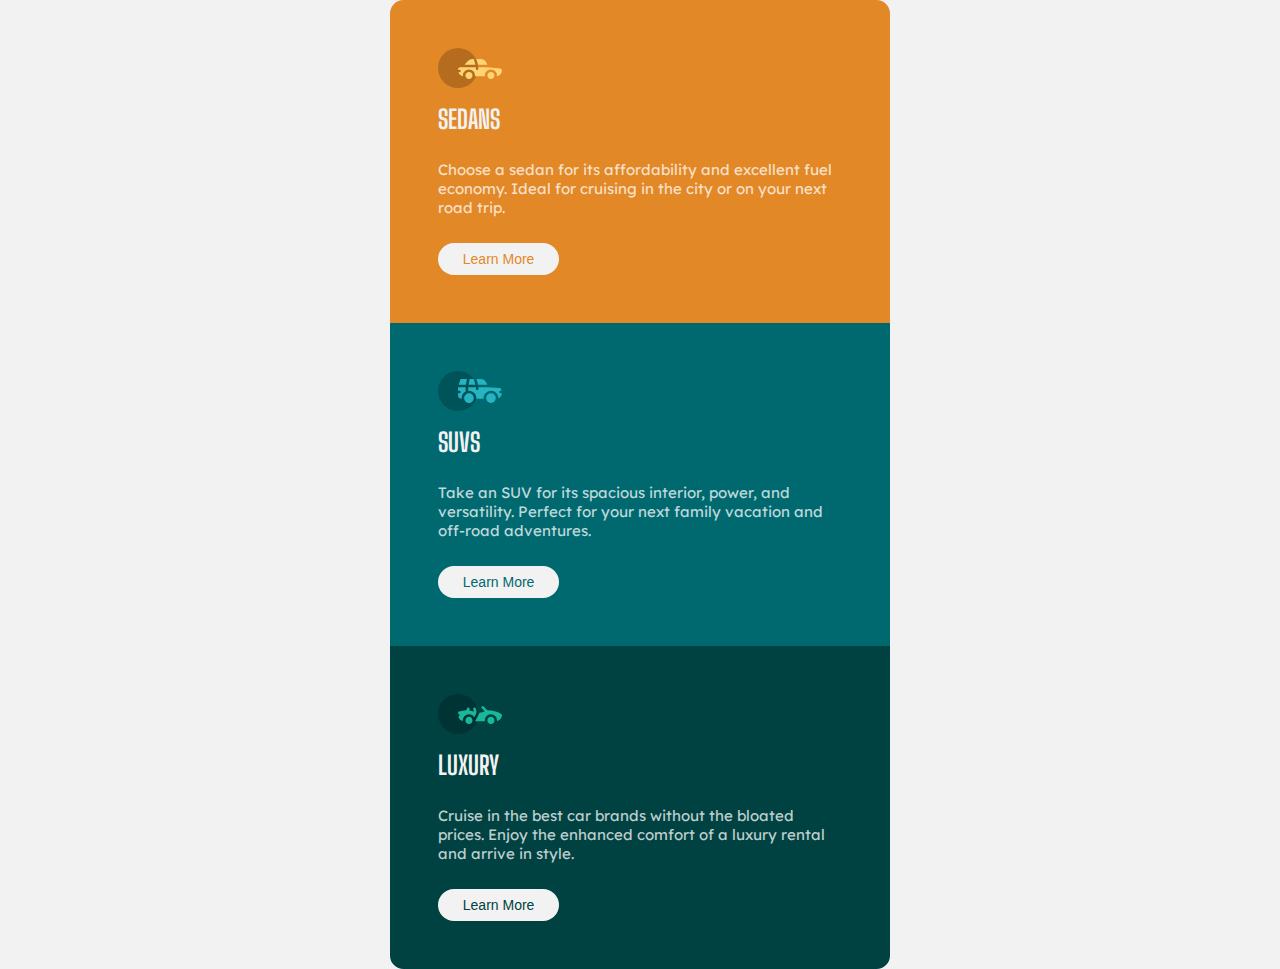
<file: 3-column-preview-card-component-main/index.html>
<!DOCTYPE html>
<html lang="en">
<head>
  <meta charset="UTF-8">
  <meta name="viewport" content="width=device-width, initial-scale=1.0"> 
  <link rel="icon" type="image/png" sizes="32x32" href="./images/favicon-32x32.png">
  <title>Frontend Mentor | 3-column preview card component</title>
  <link rel="preconnect" href="https://fonts.googleapis.com">
  <link rel="preconnect" href="https://fonts.gstatic.com" crossorigin>
  <link href="https://fonts.googleapis.com/css2?family=Lexend+Deca:wght@100..900&display=swap" rel="stylesheet">
  <link rel="preconnect" href="https://fonts.googleapis.com">
  <link rel="preconnect" href="https://fonts.gstatic.com" crossorigin>
  <link href="https://fonts.googleapis.com/css2?family=Big+Shoulders+Display:wght@100..900&display=swap" rel="stylesheet">
  <link rel="stylesheet" href="style.css">
</head>
<body>
  <main class="card-component-main">

    <section class="card-section first">
      <img src="images/icon-sedans.svg" alt="sedan car icon" class="card-img">
      <h2 class="card-heading">Sedans</h2>
      <p class="card-para">Choose a sedan for its affordability and excellent fuel economy. Ideal for cruising in the city or on your next road trip.</p>
      <button class="btn btn-1"><a href="#" class="info more-info-1 ">Learn More</a></button>
    </section>

    <section class="card-section second">
      <img src="images/icon-suvs.svg" alt="suv car icon" class="card-img">
      <h2 class="card-heading">SUVs</h2>
      <p class="card-para">Take an SUV for its spacious interior, power, and versatility. Perfect for your next family vacation  and off-road adventures. </p>
      <button class="btn btn-2"><a href="#" class="info more-info-2">Learn More</a></button>
    </section>
    <section class="card-section third">
      <img src="images/icon-luxury.svg" alt="luxury car icon" class="card-img">
      <h2 class="card-heading"> Luxury</h2>
      <p class="card-para">
        Cruise in the best car brands without the bloated prices. Enjoy the enhanced comfort of a luxury 
        rental and arrive in style.</p>
      <button class="btn btn-3"><a href="#" class="info more-info-3">Learn More</a></button>
    </section>
  </main>
</body>
</html>
</file>
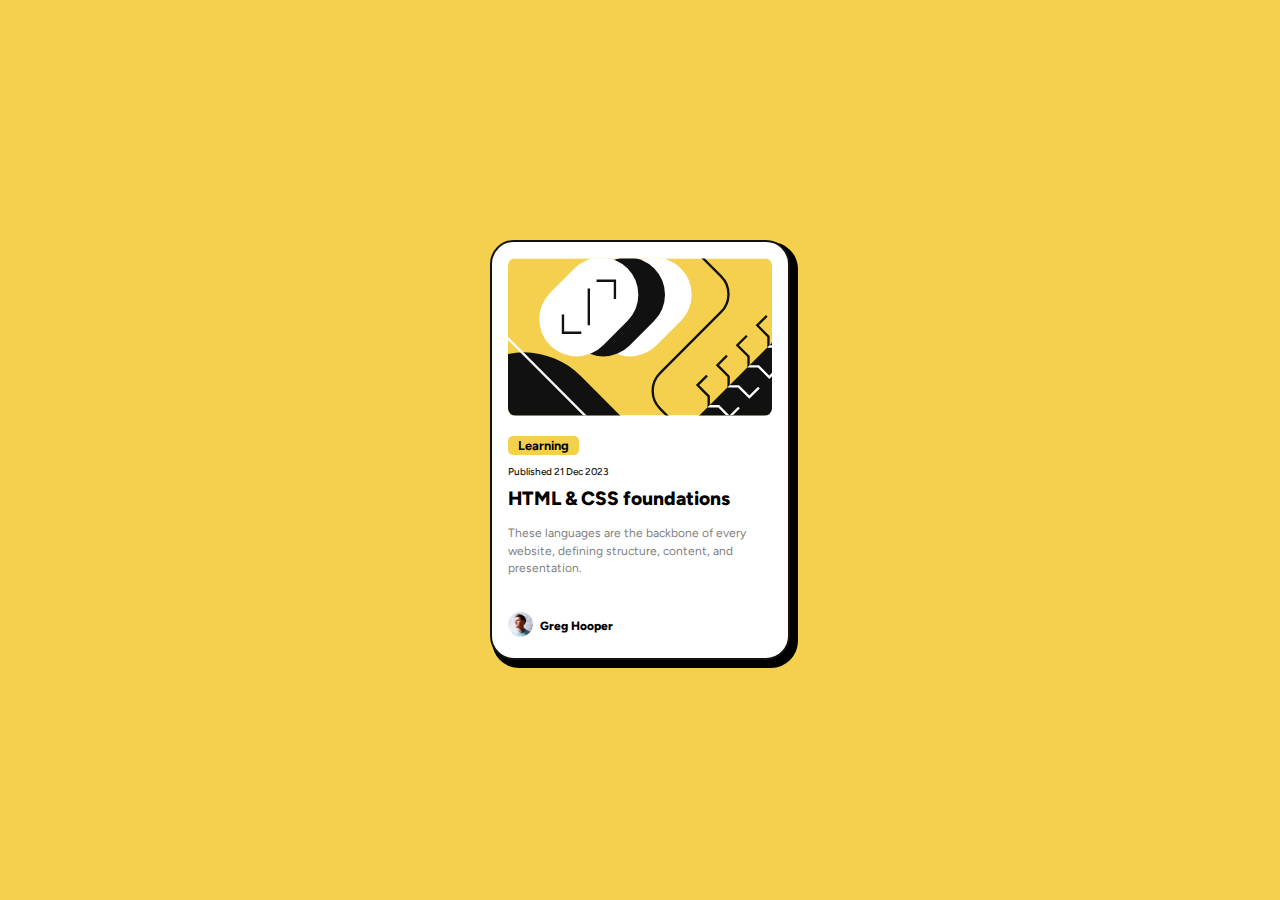
<file: blog-preview-card-main/index.html>
<!DOCTYPE html>
<html lang="en">
  <head>
    <meta charset="UTF-8" />
    <meta name="viewport" content="width=device-width, initial-scale=1.0" />
    <link
      rel="icon"
      type="image/png"
      sizes="32x32"
      href="./assets/images/favicon-32x32.png"
    />
    <link rel="preconnect" href="https://fonts.googleapis.com" />
    <link rel="preconnect" href="https://fonts.gstatic.com" crossorigin />
    <link
      href="https://fonts.googleapis.com/css2?family=Figtree:ital,wght@0,300..900;1,300..900&display=swap"
      rel="stylesheet"
    />
    <link rel="stylesheet" href="style.css" />
    <title>Frontend Mentor | Blog preview card</title>
  </head>
  <body>
    <main class="blog-card-main">
      <div class="image-section">
        <figure class="blog-card-img">
          <img
            src="assets/images/illustration-article.svg"
            alt=""
            class="card-img"
          />
        </figure>
      </div>
      <div class="description">
        <p class="blog-type">Learning</p>
        <p class="published-date">Published 21 Dec 2023</p>
        <h2 class="title-blog">HTML & CSS foundations</h2>
        <p class="blog-brief">
          These languages are the backbone of every website, defining structure,
          content, and presentation.
        </p>
        <p class="writer">
          <span class="name">Greg Hooper</span>
        </p>
      </div>
    </main>
  </body>
</html>
</file>
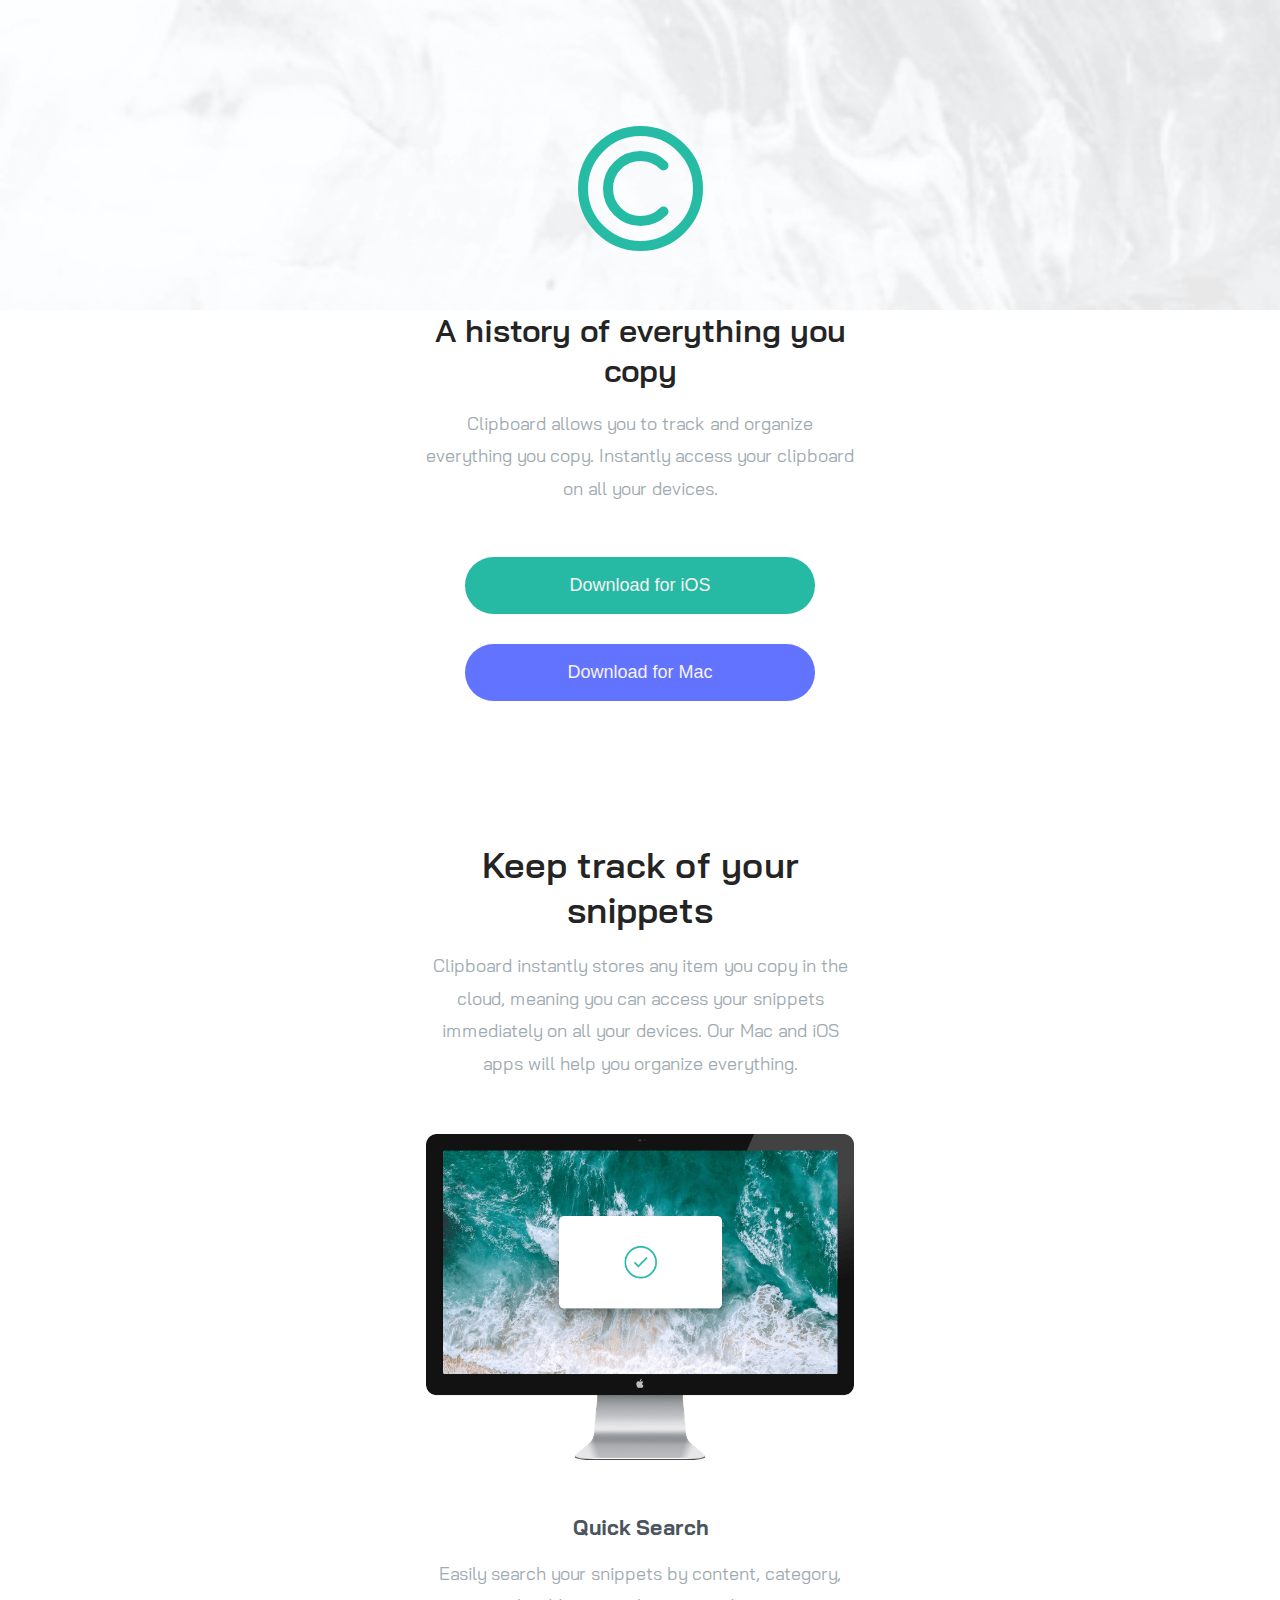
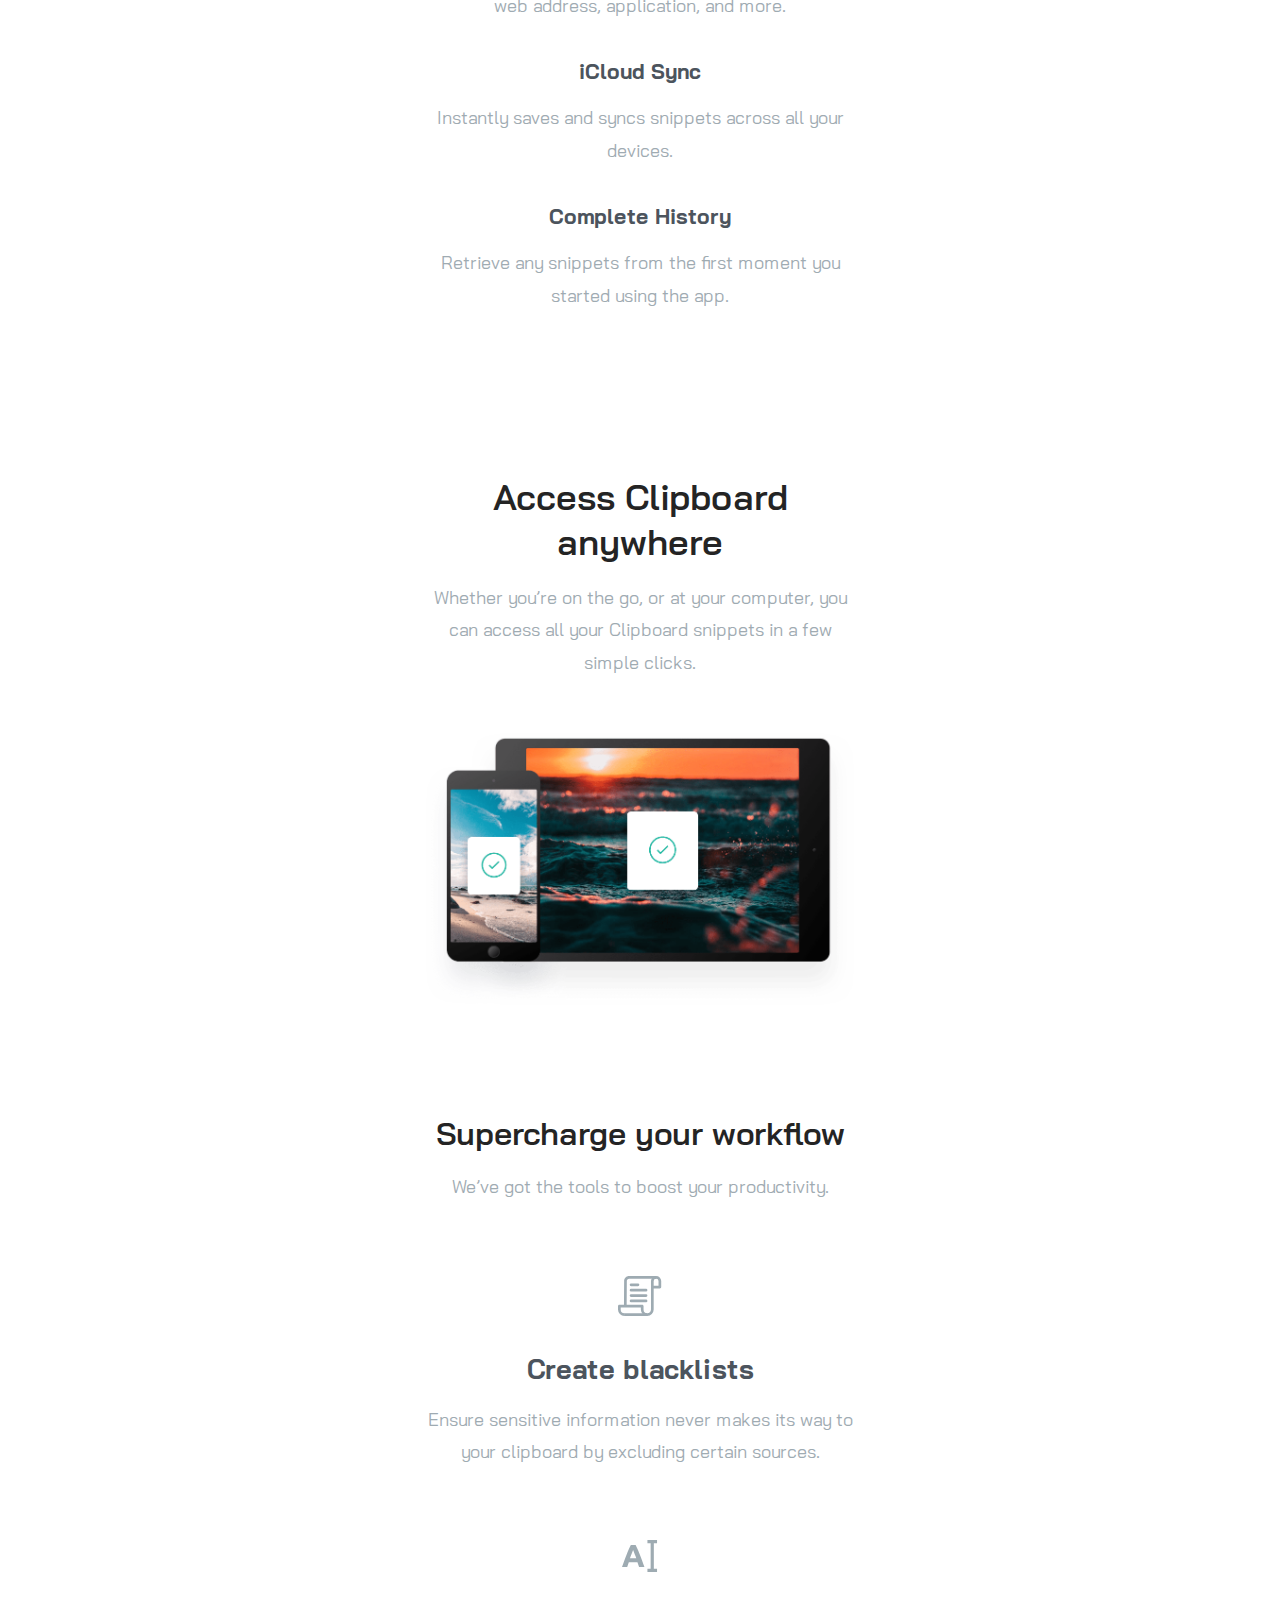
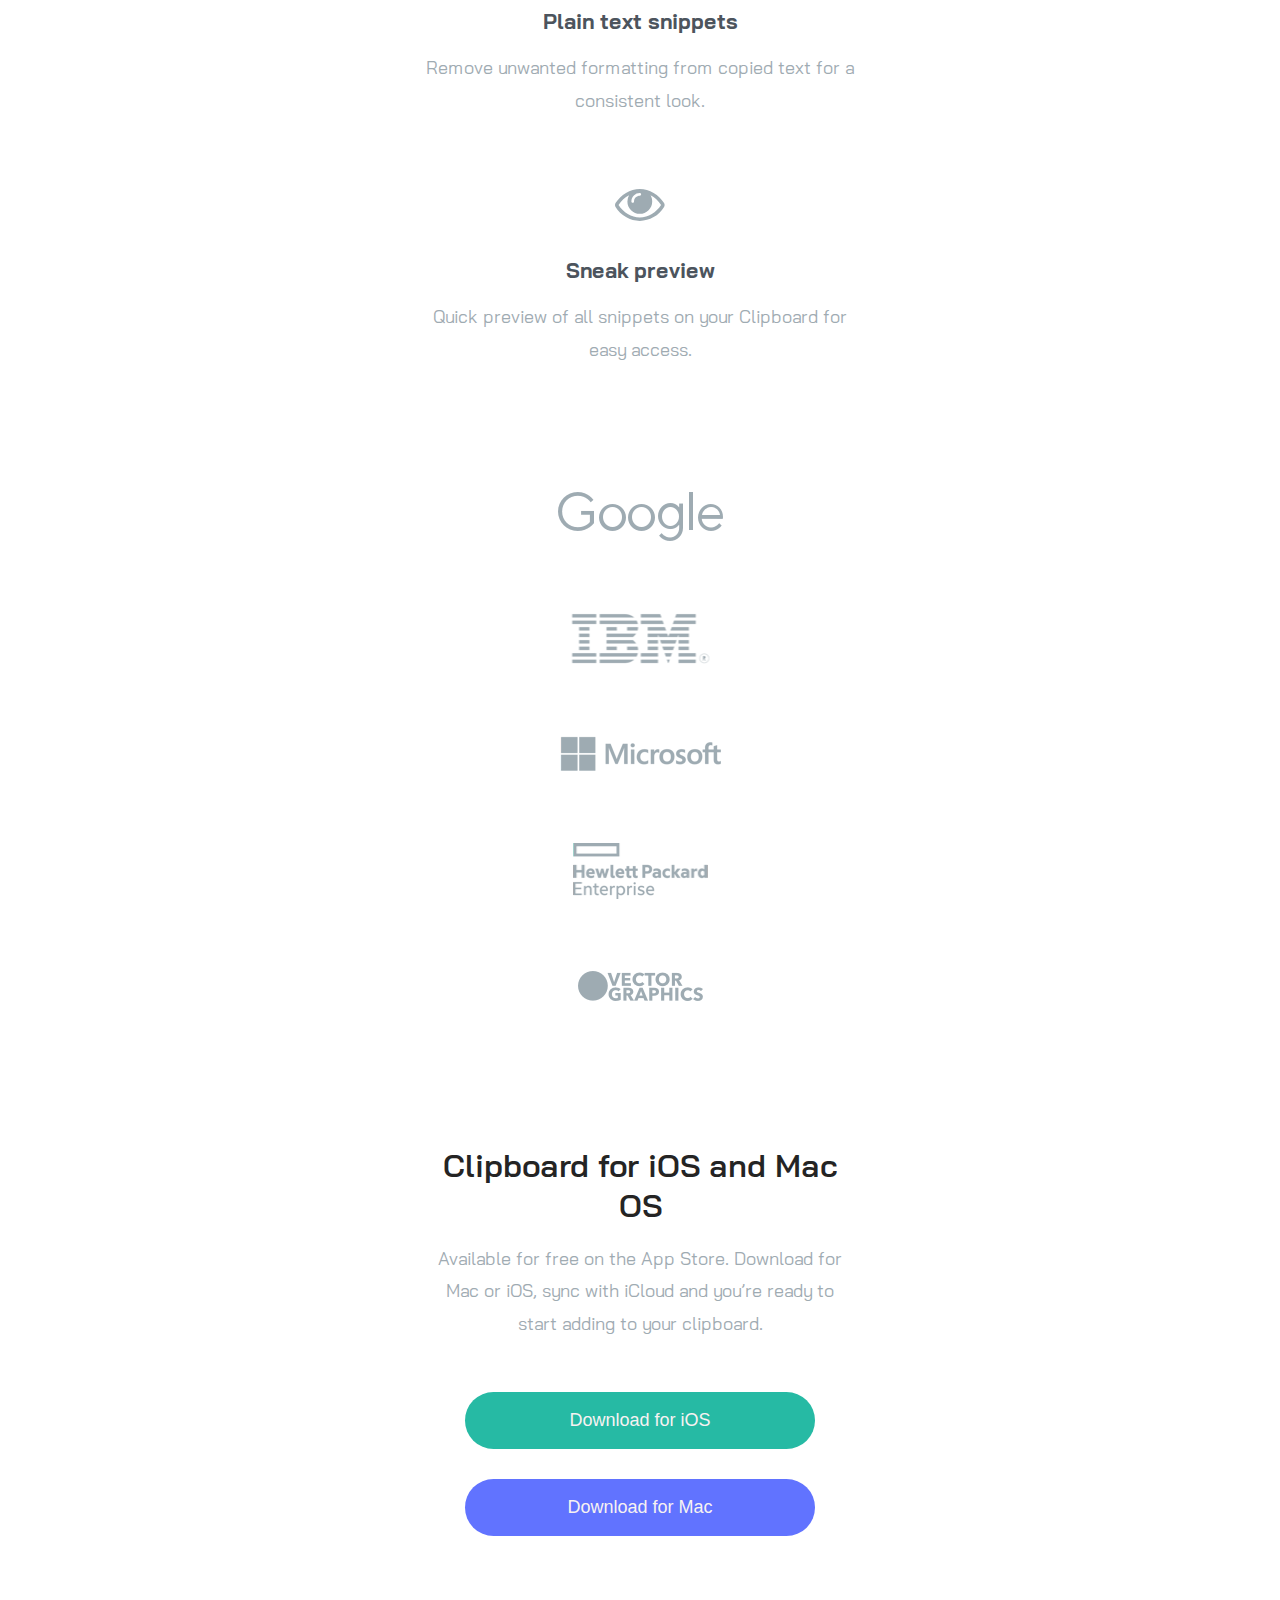
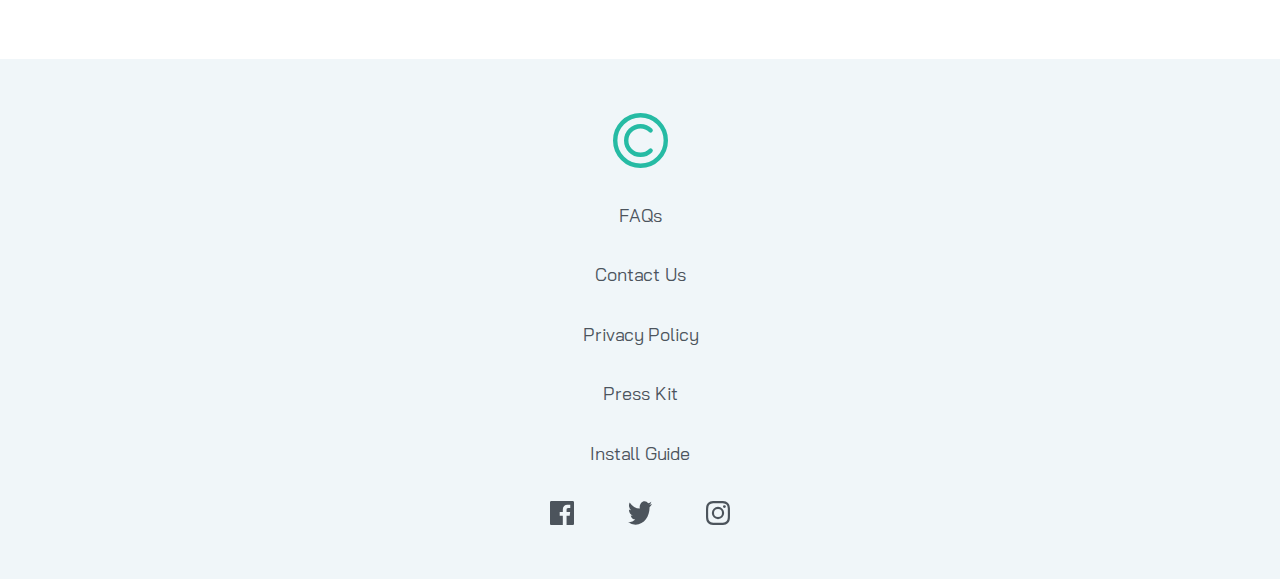
<file: clipboard-landing-page-master/index.html>
<!DOCTYPE html>
<html lang="en">
<head>
  <meta charset="UTF-8">
  <meta name="viewport" content="width=device-width, initial-scale=1.0">
  <link rel="icon" type="image/png" sizes="32x32" href="./images/favicon-32x32.png">
  <title>Frontend Mentor | Clipboard landing page</title>
  <link rel="preconnect" href="https://fonts.googleapis.com">
  <link rel="preconnect" href="https://fonts.gstatic.com" crossorigin>
  <link href="https://fonts.googleapis.com/css2?family=Bai+Jamjuree:ital,wght@0,200;0,300;0,400;0,500;0,600;0,700;1,200;1,300;1,400;1,500;1,600;1,700&display=swap" rel="stylesheet">
  <link rel="stylesheet" href="style.css">
</head>
<body>
  <header class="landing-page-header">
    <div class="header-img-container">
      <img src="images/logo.svg" alt="header image copyright logo" class="landing-page-img header-img">
    </div>
  </header>

  <main>
    <section class=" landing-page-section section-1">
      <h1 class="section-heading">A history of everything you copy</h1>
      <p class="landing-page-paragraph">Clipboard allows you to track and organize everything you copy. Instantly access your clipboard on all your devices.</p>
      <div class="button-container">
        <button class="section-button btn btn-ios"><a href="#" class="section-download">Download for iOS</a></button>
       <button class="section-button btn btn-mac"><a href="#" class="section-download">Download for Mac</a></button>
      </div>
    </section>

    <article class=" landing-page-article  article-1">
      <div class="article-grid-container">
        <h1 class="article-heading">Keep track of your snippets</h1>
        <p class="landing-page-paragraph">Clipboard instantly stores any item you copy in the cloud, meaning you can access your snippets immediately on all your devices. Our Mac and iOS apps will help you organize everything.</p>
      </div>

      <img src="images/image-computer.png" alt="computer image" class="landing-page-img article-img">
      <div class="sub-part">
        <div class="article-sub-parts">
          <h3 class="sub-heading">Quick Search</h3>
          <p class="landing-page-paragraph">Easily search your snippets by content, category, web address, application, and more.</p>
        </div>
        <div class="article-sub-parts">
          <h3 class="sub-heading">iCloud Sync</h3>
          <p class="landing-page-paragraph ">Instantly saves and syncs snippets across all your devices.</p>
        </div>
        <div class="article-sub-parts">
          <h3 class="sub-heading">Complete History</h3>
          <p class="landing-page-paragraph ">Retrieve any snippets from the first moment you started using the app.</p>
        </div>
      </div>
    </article>

    <article class="landing-page-article article-2 ">
      <h1 class="article-heading">Access Clipboard anywhere</h1>
      <p class="landing-page-paragraph ">Whether you’re on the go, or at your computer, you can access all your Clipboard snippets in a few simple clicks.</p>
      <img src="images/image-devices.png" alt="image of devices" class="landing-page-img article-img">
    </article>

    <section class=" landing-page-section section-2 ">
      <h1 class="section-heading">Supercharge your workflow</h1>
      <p class="landing-page-paragraph ">We’ve got the tools to boost your productivity.</p>
      <div class="section-sub-parts-container">
        <div class="section-sub-parts">
          <img src="images/icon-blacklist.svg" alt="blacklist icon" class="section-sub-img">
          <h2 class="sub-heading">Create blacklists</h3>
          <p class="landing-page-paragraph para-sub ">Ensure sensitive information never makes its way to your clipboard by excluding certain sources.</p>
        </div>
        <div class="section-sub-parts">
          <img src="images/icon-text.svg" alt="text icon" class="section-sub-img">
          <h3 class="sub-heading">Plain text snippets</h3>
          <p class="landing-page-paragraph para-sub">Remove unwanted formatting from copied text for a consistent look.</p>
        </div>
        <div class="section-sub-parts">
          <img src="images/icon-preview.svg" alt="preview icon" class="section-sub-img">
          <h3 class="sub-heading">Sneak preview</h3>
          <p class="landing-page-paragraph para-sub">Quick preview of all snippets on your Clipboard for easy access.</p>
        </div>
      </div>
    </section>

    <section class=" landing-page-section section-3 tech-logos ">
      <img src="images/logo-google.png" alt="logo of google" class="logos">
      <img src="images/logo-ibm.png" alt="logo of ibm" class="logos">
      <img src="images/logo-microsoft.png" alt="logo of microsoft" class="logos">
      <img src="images/logo-hp.png" alt="logo of hp" class="logos">
      <img src="images/logo-vector-graphics.png" alt="logo of vector graphics" class="logos">
    </section>

    <section class="landing-page-section section-4 ">
      <h1 class="section-heading">Clipboard for iOS and Mac OS</h1>
      <p class="landing-page-paragraph">Available for free on the App Store. Download for Mac or iOS, sync with iCloud and you’re ready to start adding to your clipboard.</p>
      <div class="button-container">
        <button class="section-button btn btn-ios"><a href="#" class="section-download">Download for iOS</a></button>
       <button class="section-button btn btn-mac"><a href="#" class="section-download">Download for Mac</a></button>
      </div>
    </section>
  </main>
  <footer class="landing-page-footer ">
    <img src="images/logo.svg" alt="copyright logo" class="footer-copyright-logo">
    <p class="footer-notes faq"><a href="#">FAQs</a></p>
    <p class="footer-notes contact-us"><a href="#">Contact Us</a></p>
    <p class="footer-notes privacy-policy"><a href="#">Privacy Policy</a></p>
    <p class="footer-notes press-kit"><a href="#">Press Kit</a></p>
    <p class="footer-notes install-guide"><a href="#">Install Guide</a></p>
    <div class="social-media-links-logo">
      <img src="images/icon-facebook.svg" alt="facebook icon" class="social-logo facebook-logo">
      <img src="images/icon-twitter.svg" alt="twitter icon" class="social-logo twitter-logo">
      <img src="images/icon-instagram.svg" alt="instagram icon" class="social-logo instagram-logo">
    </div>
  </footer>
</body>
</html>
</file>
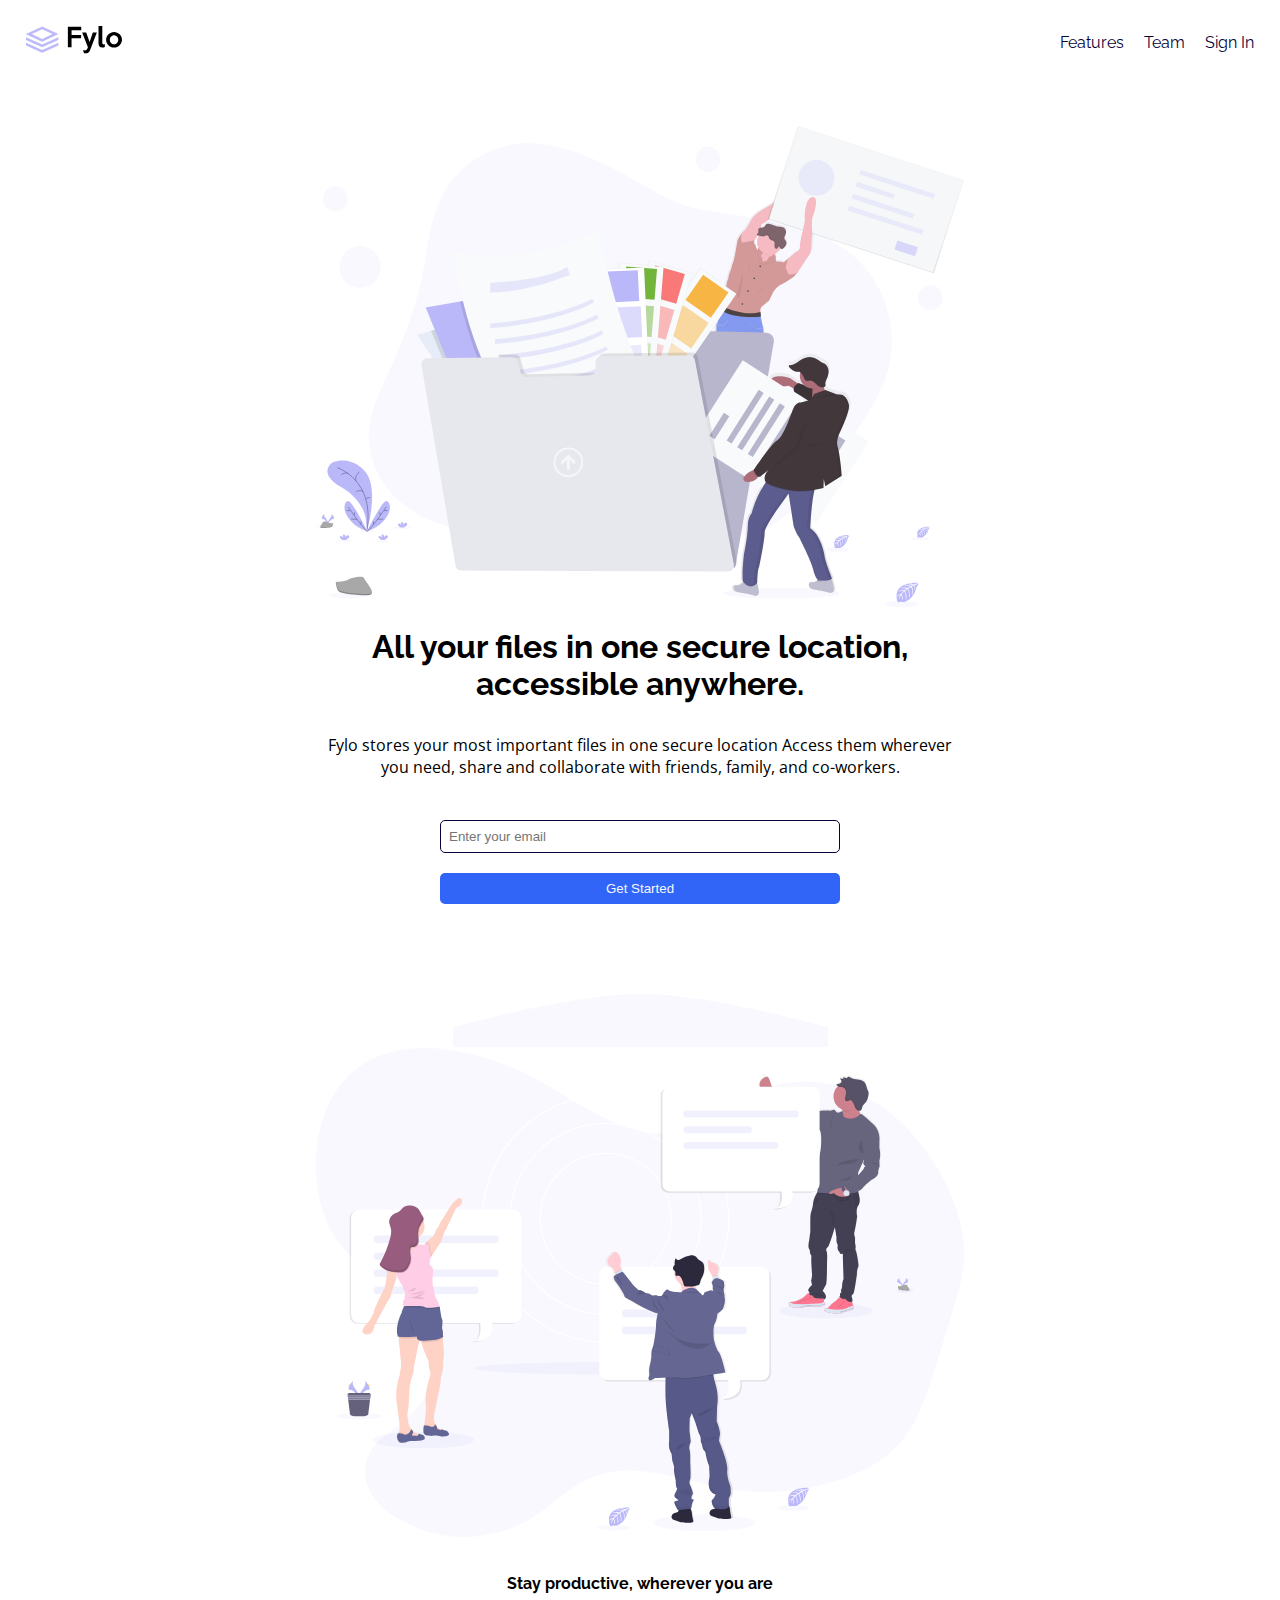
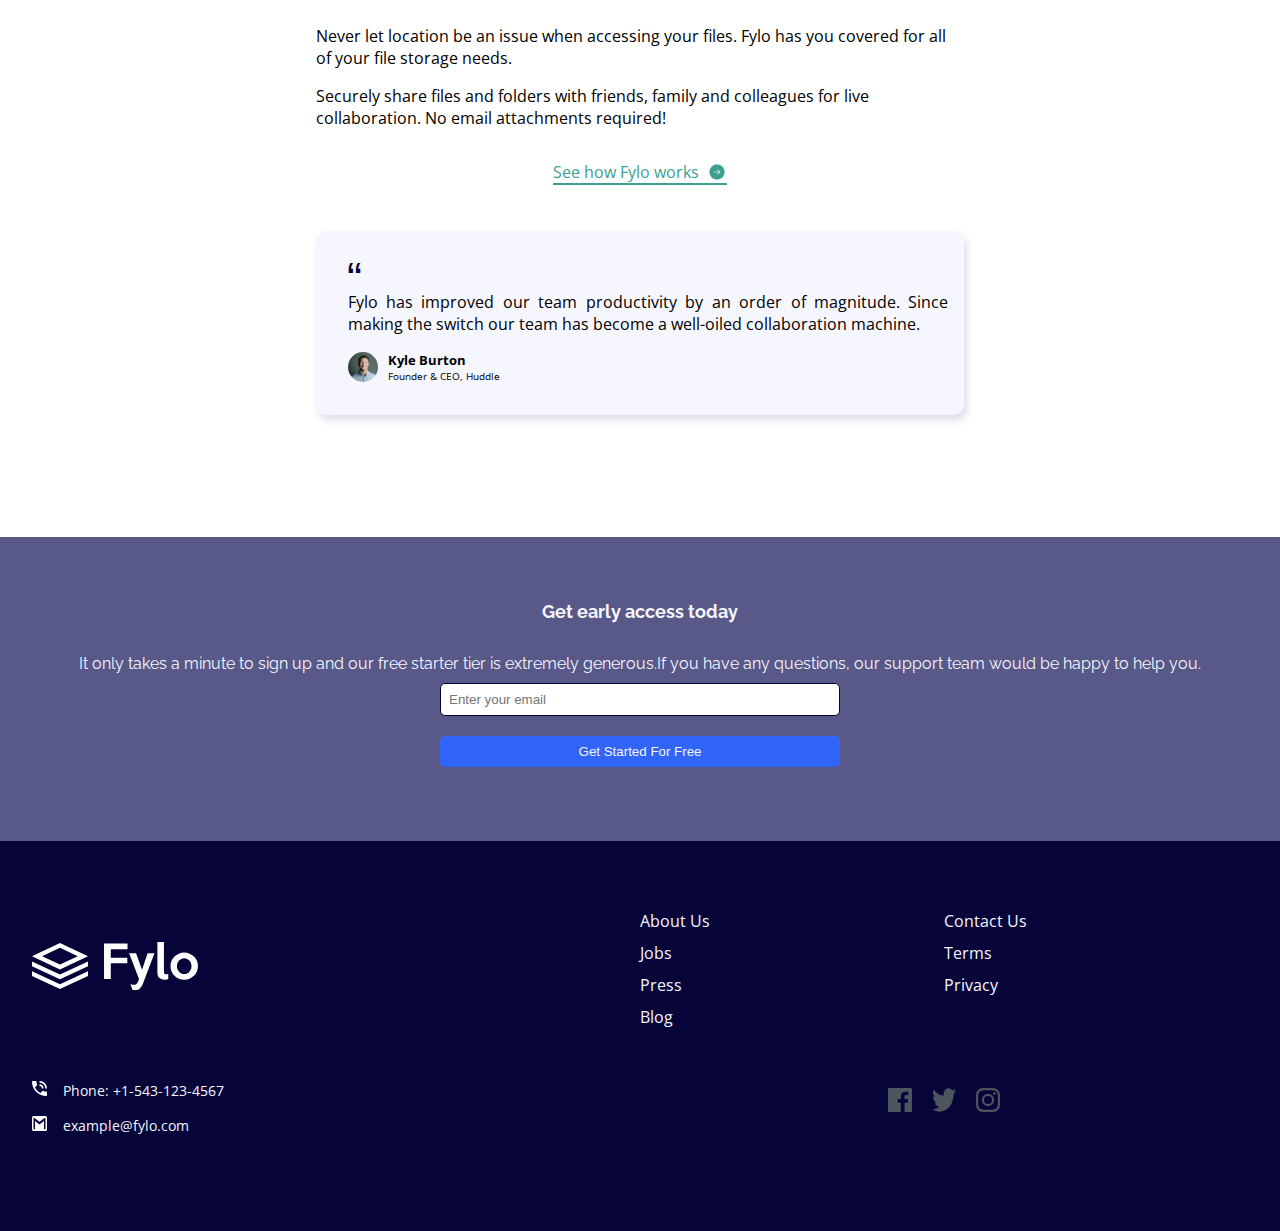
<file: fylo-landing-page-with-two-column-layout-master/index.html>
<!DOCTYPE html>
<html lang="en">
  <head>
    <!-- Meta tags for character set and viewport configuration -->
    <meta charset="UTF-8" />
    <meta name="viewport" content="width=device-width, initial-scale=1.0" />

    <!-- Favicon and title -->
    <link
      rel="icon"
      type="image/png"
      sizes="32x32"
      href="./images/favicon-32x32.png"
    />
    <title>Frontend Mentor | Fylo landing page with two column layout</title>

    <!-- Fonts -->
    <link rel="preconnect" href="https://fonts.googleapis.com" />
    <link rel="preconnect" href="https://fonts.gstatic.com" crossorigin />
    <link
      href="https://fonts.googleapis.com/css2?family=Raleway:ital,wght@0,100..900;1,100..900&display=swap"
      rel="stylesheet"
    />
    <link rel="preconnect" href="https://fonts.googleapis.com" />
    <link rel="preconnect" href="https://fonts.gstatic.com" crossorigin />
    <link
      href="https://fonts.googleapis.com/css2?family=Open+Sans:ital,wght@0,300..800;1,300..800&display=swap"
      rel="stylesheet"
    />

    <!-- Link to external CSS file -->
    <link rel="stylesheet" href="style.css" />
  </head>
  <body>
    <!-- Navigation bar -->
    <nav>
      <div class="fylo-logo">
        <!-- Logo with a link -->
        <a href="#"
          ><img
            src="images/logo.svg"
            alt="fylo navbar link image"
            class="fylo-img"
        /></a>
      </div>
      <div class="fylo-nav-sections">
        <!-- Navigation links -->
        <ul>
          <li><a href="#">Features</a></li>
          <li><a href="#">Team</a></li>
          <li><a href="#">Sign In</a></li>
        </ul>
      </div>
    </nav>

    <main>
      <!-- First article section -->
      <article class="fylo-article article-1 grid-layout-1440">
        <div class="fylo-article-img fylo-grid-layout-img-1">
          <img
            src="images/illustration-1.svg"
            alt="fylo main article image"
            class="img-article"
          />
        </div>
        <div class="fylo-content">
          <!-- Article heading and paragraph -->
          <h1 class="fylo-heading">
            All your files in one secure location, accessible anywhere.
          </h1>
          <p class="fylo-paragraph">
            Fylo stores your most important files in one secure location Access
            them wherever you need, share and collaborate with friends, family,
            and co-workers.
          </p>
          <!-- Form for email input and button -->
          <form action="post" class="grid-form-layout">
            <input type="text" placeholder="Enter your email" id="email-id" />
            <button class="sign-in-button">
              <a href="#">Get Started</a>
            </button>
          </form>
        </div>
      </article>

      <!-- Second article section -->
        <article class="fylo-article article-2 grid-layout-1440">
          <div class="fylo-article-img fylo-grid-layout-img-2">
            <img
              src="images/illustration-2.svg"
              alt="fylo article image"
              class="img-article"
            />
          </div>
          <div class="aricle-content article-2-content">
            <h1 class="article-2-heading">Stay productive, wherever you are</h1>
            <p class="article-paragraph">
              Never let location be an issue when accessing your files. Fylo has
              you covered for all of your file storage needs.
            </p>
            <p class="article-paragraph">
              Securely share files and folders with friends, family and
              colleagues for live collaboration. No email attachments required!
            </p>
          </div>
              <!-- Testimonial section -->
          <div class="fylo-section section-2 grid-layout-1440">
            <a href="#" class="fylo-working-link"
              >
              <span>See how Fylo works</span>
              <span class="arrow-icon"
              ><img src="images/icon-arrow.svg" alt="arrow icon"
            /></span>
            </a>
            <div class="section-card-element">
              <img
              src="images/icon-quotes.svg"
              alt="quotes icon"
              class="double-quotes"
            />
              <p class="card-paragraph">
              Fylo has improved our team productivity by an order of magnitude.
              Since making the switch our team has become a well-oiled
              collaboration machine.
              </p>
              <div class="card-testimonial-details">
                <p class="testimonial-name">Kyle Burton</p>
                <p class="testimonial-designation">Founder & CEO, Huddle</p>
              </div>
            </div>
          </div>
        </article>
    </main>
    <!-- Call-to-action section -->
    <div class="fylo-section section-3">
        <div class="fylo-content section-3-content">
          <h1 class="fylo-heading fylo-heading-2">Get early access today</h1>
          <p class="fylo-paragraph">
            It only takes a minute to sign up and our free starter tier is
            extremely generous.If you have any questions, our support team would
            be happy to help you.
          </p>
        </div>
        <div class="section-3-form">
            <form action="post" >
              <input type="text" placeholder="Enter your email" id="email-id" />
              <button class="sign-in-button">
                <a href="#" class="link">Get Started For Free</a>
              </button>
            </form>
        </div>
    </div>

    <!-- Footer section -->
    <footer>
      <div class="footer-image">
        <svg
          width="166"
          height="49"
          xmlns="http://www.w3.org/2000/svg"
          xmlns:xlink="http://www.w3.org/1999/xlink"
        >
          <defs>
            <path id="a" d="M.014.03h93.96v48.29H.015z" />
          </defs>
          <g fill="none" fill-rule="evenodd">
            <path
              d="M0 14.13v.123l27.95 13.13L56 14.209v-.033L27.95 1 0 14.13zm10.077.062L27.95 5.795l17.877 8.397-17.877 8.396-17.874-8.396zM27.95 32.483L0 19.55v4.784l27.95 12.964L56 24.289v-4.784L27.95 32.483zm0 9.703L0 29.25v4.783L27.95 47 56 33.99v-4.784l-28.05 12.98z"
              fill="#FFFFFF"
            />
            <g transform="translate(72)">
              <mask id="b" fill="#fff">
                <use xlink:href="#a" />
              </mask>
              <path
                d="M87.56 24.152a8.1 8.1 0 0 0-2.161-5.573 7.259 7.259 0 0 0-2.34-1.673 6.864 6.864 0 0 0-2.85-.601c-1.01 0-1.961.2-2.852.601a7.257 7.257 0 0 0-2.34 1.673 8.102 8.102 0 0 0-2.16 5.574 8.102 8.102 0 0 0 2.16 5.573 7.257 7.257 0 0 0 2.34 1.672 6.864 6.864 0 0 0 2.851.602c1.01 0 1.96-.2 2.852-.602a7.259 7.259 0 0 0 2.339-1.672 8.1 8.1 0 0 0 2.16-5.574zm6.415 0c0 1.932-.357 3.723-1.07 5.373a13.098 13.098 0 0 1-2.94 4.28c-1.247 1.205-2.71 2.156-4.388 2.854-1.678.699-3.468 1.048-5.369 1.048-1.9 0-3.683-.349-5.346-1.048a13.863 13.863 0 0 1-4.366-2.876 13.351 13.351 0 0 1-2.94-4.302c-.713-1.65-1.07-3.426-1.07-5.329 0-1.873.364-3.634 1.092-5.284a13.92 13.92 0 0 1 2.962-4.325 13.671 13.671 0 0 1 4.367-2.898 13.552 13.552 0 0 1 5.301-1.048c1.901 0 3.69.35 5.369 1.048 1.678.698 3.14 1.65 4.388 2.854 1.248 1.204 2.228 2.638 2.94 4.302.713 1.665 1.07 3.449 1.07 5.351zM64.258 36.905a8.6 8.6 0 0 1-1.715.58c-.638.148-1.3.222-1.982.222a9.84 9.84 0 0 1-2.74-.379 6.003 6.003 0 0 1-2.295-1.226c-.653-.565-1.173-1.3-1.56-2.207-.385-.907-.578-2-.578-3.277V.029h6.549v29.474c0 1.07.215 1.806.646 2.207.43.401.943.602 1.537.602.742 0 1.455-.223 2.138-.669v5.262zM50.492 11.22L38.908 41.854c-.861 2.289-1.99 3.939-3.386 4.95-1.396 1.01-3.06 1.515-4.99 1.515-.297 0-.623-.022-.98-.066a7.352 7.352 0 0 1-1.025-.201l-2.138-5.975a8.486 8.486 0 0 0 1.56.557c.534.134 1.039.201 1.514.201 1.01 0 1.93-.23 2.762-.691.832-.46 1.47-1.315 1.916-2.564l.891-2.586-9.935-25.773h6.995l5.925 16.588 5.57-16.588h6.905zM23.538 7.342H6.786v8.294h16.529v5.618H6.785v15.784H.015V1.412h23.524v5.93z"
                fill="#FFFFFF"
                mask="url(#b)"
              />
            </g>
          </g>
        </svg>
      </div>

      <div class="fylo-contact-info" id="contact">
        <div class="fylo-contacts-container">
          <img
            src="images/icon-phone.svg"
            alt="phone icon"
            class="fylo-contact-icon"
          />
          <p class="fylo-contact phone-numer">Phone: +1-543-123-4567</p>
        </div>
        <div class="fylo-contacts-container">
          <img
            src="images/icon-email.svg"
            alt="phone icon"
            class="fylo-contact-icon"
          />
          <p class="fylo-contact email-id">example@fylo.com</p>
        </div>
      </div>

      <div class="fylo-info-links">
        <ul class="fylo-footer-navigation-links">
          <li><a href="#">About Us</a></li>
          <li><a href="#">Jobs</a></li>
          <li><a href="#">Press</a></li>
          <li><a href="#">Blog</a></li>
        </ul>
      </div>

      <div class="fylo-policy-link">
        <ul class="fylo-footer-navigation-links">
          <li><a href="#contact">Contact Us</a></li>
          <li><a href="#">Terms</a></li>
          <li><a href="#">Privacy</a></li>
        </ul>
      </div>

      <div class="fylo-social-media-links">
        <img
          src="images/icon-facebook.svg"
          alt="facebook icon"
          class="social-links"
        />
        <img
          src="images/icon-twitter.svg"
          alt="twitter icon"
          class="social-links"
        />
        <img
          src="images/icon-instagram.svg"
          alt="instagram icon"
          class="social-links"
        />
      </div>
    </footer>
  </body>
</html>
</file>
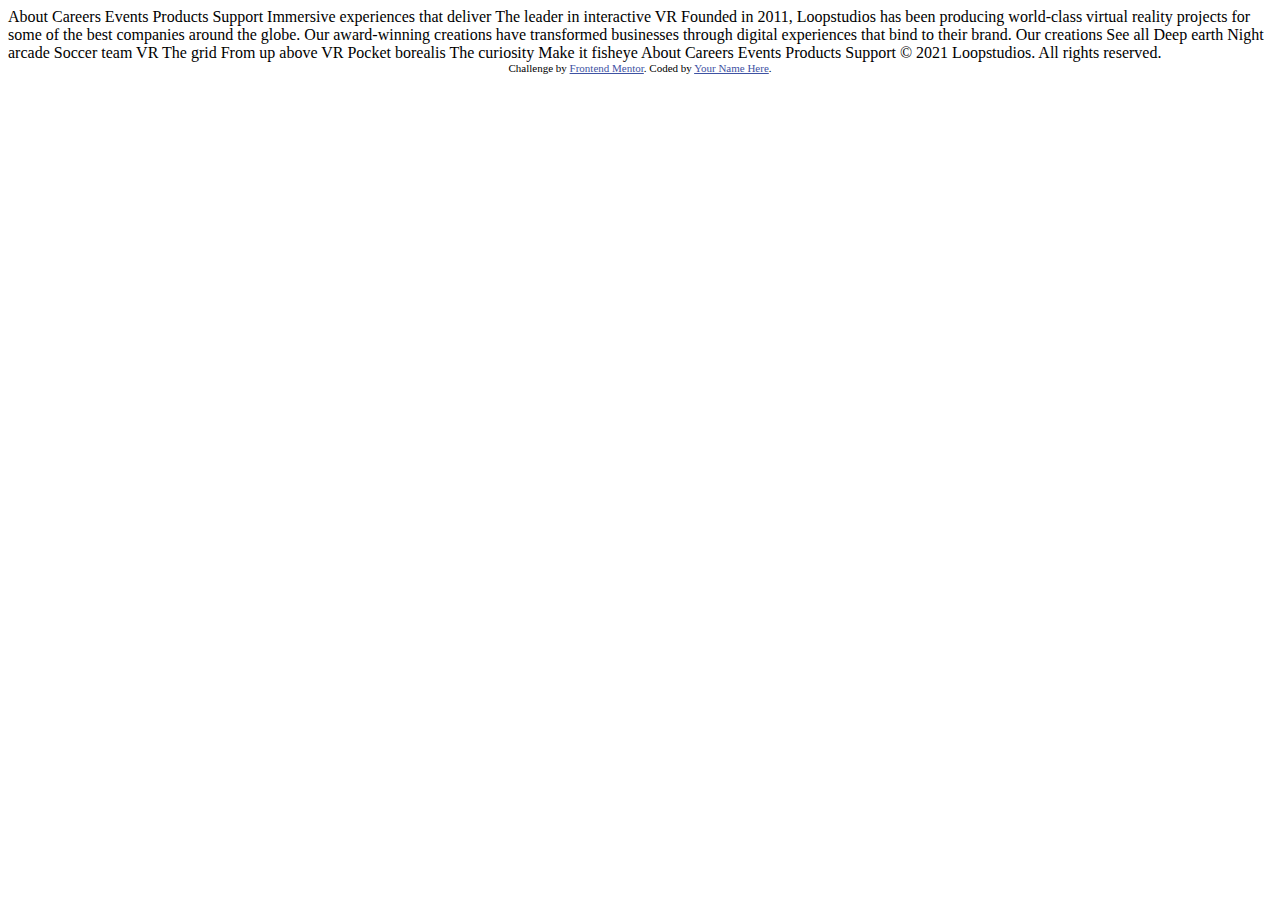
<file: loopstudios-landing-page-main/index.html>
<!DOCTYPE html>
<html lang="en">
<head>
  <meta charset="UTF-8">
  <meta name="viewport" content="width=device-width, initial-scale=1.0"> <!-- displays site properly based on user's device -->

  <link rel="icon" type="image/png" sizes="32x32" href="./images/favicon-32x32.png">
  
  <title>Frontend Mentor | Loopstudios landing page</title>

  <!-- Feel free to remove these styles or customise in your own stylesheet 👍 -->
  <style>
    .attribution { font-size: 11px; text-align: center; }
    .attribution a { color: hsl(228, 45%, 44%); }
  </style>
</head>
<body>
  About
  Careers
  Events
  Products
  Support

  Immersive experiences that deliver

  The leader in interactive VR

  Founded in 2011, Loopstudios has been producing world-class virtual reality 
  projects for some of the best companies around the globe. Our award-winning 
  creations have transformed businesses through digital experiences that bind 
  to their brand.

  Our creations

  See all

  Deep earth
  Night arcade
  Soccer team VR
  The grid
  From up above VR
  Pocket borealis
  The curiosity
  Make it fisheye

  About
  Careers
  Events
  Products
  Support

  © 2021 Loopstudios. All rights reserved.

  <div class="attribution">
    Challenge by <a href="https://www.frontendmentor.io?ref=challenge" target="_blank">Frontend Mentor</a>. 
    Coded by <a href="#">Your Name Here</a>.
  </div>
</body>
</html>
</file>
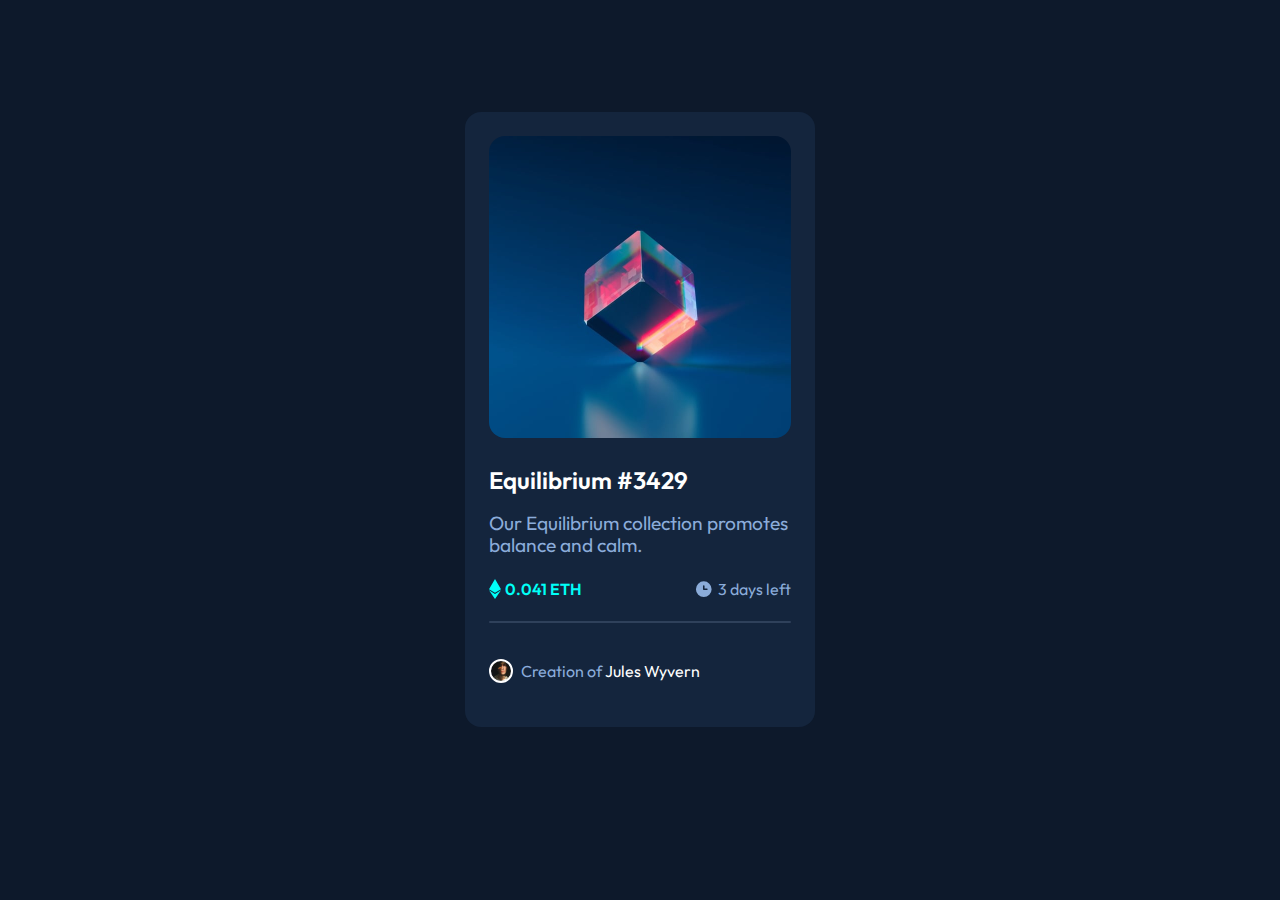
<file: nft-preview-card-component-main/index.html>
<!DOCTYPE html>
<html lang="en">

<head>
  <meta charset="UTF-8">
  <meta name="viewport" content="width=device-width, initial-scale=1.0">
  <link rel="preconnect" href="https://fonts.googleapis.com">
<link rel="preconnect" href="https://fonts.gstatic.com" crossorigin>
<link href="https://fonts.googleapis.com/css2?family=Outfit:wght@100..900&display=swap" rel="stylesheet">
  <link rel="stylesheet" href="style.css">
</head>

<body>
  <main>
    <article>
      <figure class="card-img">
        <img src="images/image-equilibrium.jpg" alt="" class="img">
        <div class="overlay"></div>
      </figure>

      <div class="card-content">
        <h2 class="card-heading">Equilibrium #3429</h2>
        <p class="card-desc"> Our Equilibrium collection promotes balance and calm.</p>
        <div class="offer-desc">
         <p class="left" data-icon = "icon">0.041 ETH </p>
         <p class="right" data-icon="icon-clock">3 days left</p>
        </div>
        <hr class="styled-hr">
        <p class="creator-details"><span class="creation">Creation of </span> <span class="crator-name">Jules Wyvern</span></p>
      </div>
    </article>
  </main>
</body>
</html>
</file>
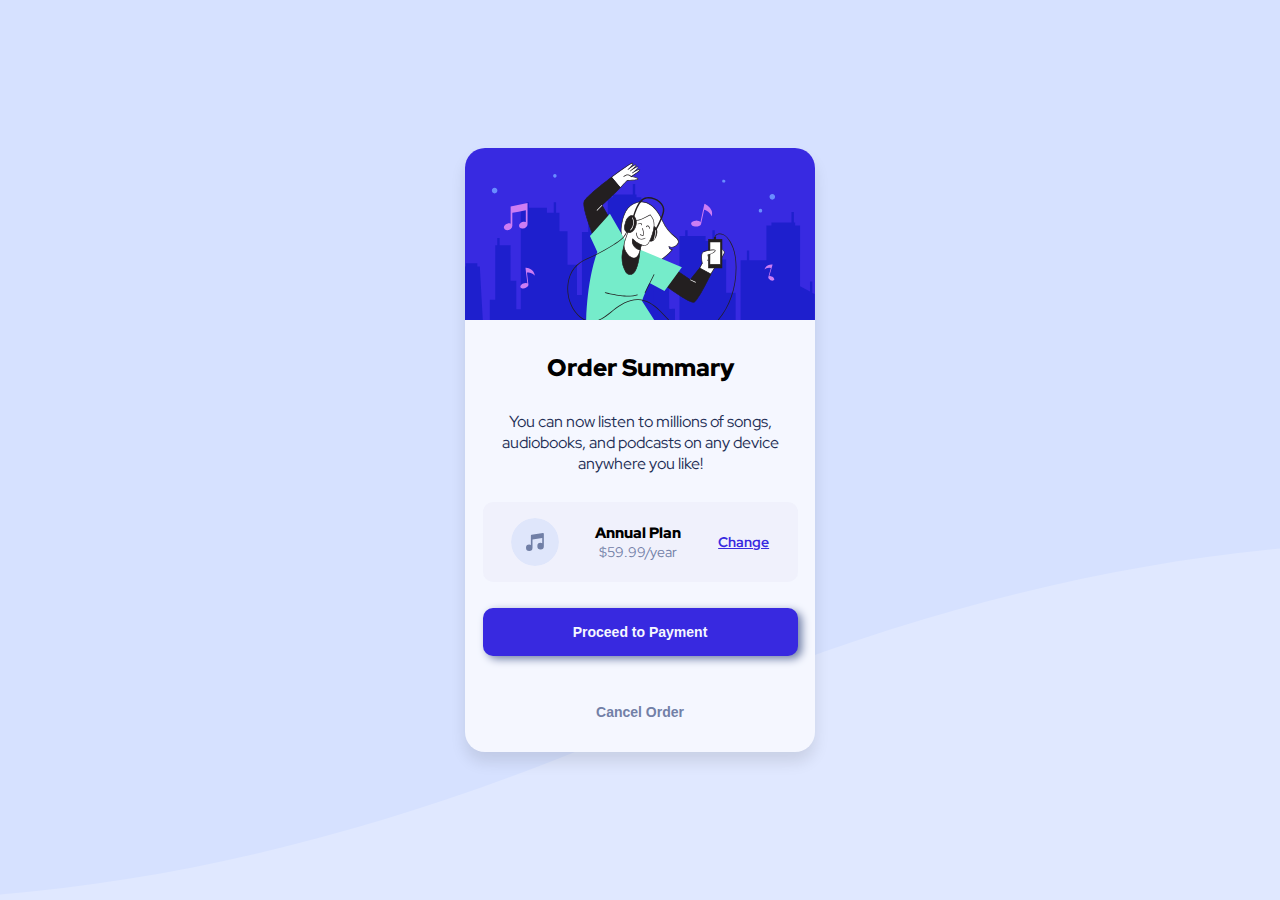
<file: order-summary-component-main/index.html>
<!DOCTYPE html>
<html lang="en">
<head>
  <meta charset="UTF-8">
  <meta name="viewport" content="width=device-width, initial-scale=1.0"> 
  <link rel="icon" type="image/png" sizes="32x32" href="./images/favicon-32x32.png">
  <title>Frontend Mentor | Order summary card</title>
  <link rel="preconnect" href="https://fonts.googleapis.com">
  <link rel="preconnect" href="https://fonts.gstatic.com" crossorigin>
  <link href="https://fonts.googleapis.com/css2?family=Red+Hat+Display:ital,wght@0,300..900;1,300..900&display=swap" rel="stylesheet">
  <link rel="stylesheet" href="style.css">
</head>
<body>

  <main class="order-summary-component">
    <img src="images/illustration-hero.svg" alt="image of illustration hero" class="hero-img">
    <h2 class="order-heading">  Order Summary</h2>
    <p class="order-para">You can now listen to millions of songs, audiobooks, and podcasts on any 
      device anywhere you like!</p>
    <div class="order-plan-details">
      <img src="images/icon-music.svg" alt="" class="music-icon">
      <div class="plan">
        <p class="annual-plan">Annual Plan </p>
        <p class="annual-plan-price"> $59.99/year</p>
      </div>
      <a href="#" class="change-plan"> Change</a>
    </div>
    <button class="payment-button"><a href="#" class="payment">Proceed to Payment</a></button>
    <button class="cancel-button"><a href="#" class="cancel-order">Cancel Order</a></button>
  </main>



  

  

 

  
  
  

</body>
</html>
</file>
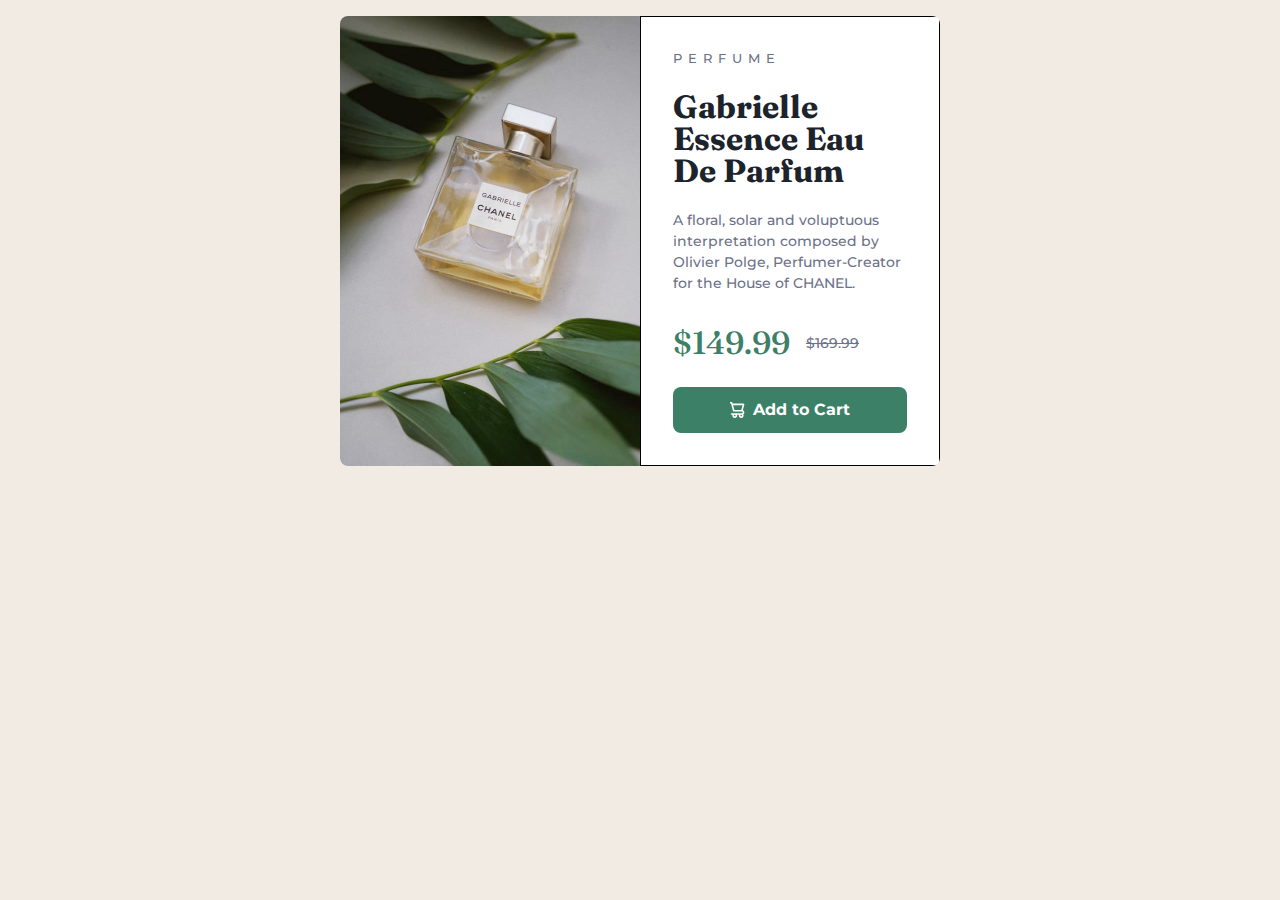
<file: product-preview-card-component-main/index.html>
<!DOCTYPE html>
<html lang="en">
  <head>
    <meta charset="UTF-8" />
    <meta name="viewport" content="width=device-width, initial-scale=1.0" />
    <!-- displays site properly based on user's device -->
    <link
      rel="icon"
      type="image/png"
      sizes="32x32"
      href="./images/favicon-32x32.png"
    />
    <link rel="preconnect" href="https://fonts.googleapis.com" />
    <link rel="preconnect" href="https://fonts.gstatic.com" crossorigin />
    <link
      href="https://fonts.googleapis.com/css2?family=Montserrat:ital,wght@0,100..900;1,100..900&display=swap"
      rel="stylesheet"
    />
    <link rel="preconnect" href="https://fonts.googleapis.com" />
    <link rel="preconnect" href="https://fonts.gstatic.com" crossorigin />
    <link
      href="https://fonts.googleapis.com/css2?family=Fraunces:ital,opsz,wght@0,9..144,100..900;1,9..144,100..900&display=swap"
      rel="stylesheet"
    />
    <title>Frontend Mentor | Product preview card component</title>
    <link rel="stylesheet" href="style.css" />
  </head>

  <body>
    <main>
      <article class="product">
        <picture class="product-image">
          <img src="images/image-product-desktop.jpg" alt="" />
        </picture>
        <div class="product-content">
          <p class="product-category">Perfume</p>
          <h1 class="product-title">Gabrielle Essence Eau De Parfum</h1>
          <p>
            A floral, solar and voluptuous interpretation composed by Olivier
            Polge, Perfumer-Creator for the House of CHANEL.
          </p>
          <div class="flex-group">
            <p class="product-price">$149.99</p>
            <p class="product-original-price"><s>$169.99</s></p>
          </div>
          <button class="button" data-icon="shopping-cart">Add to Cart</button>
        </div>
      </article>
    </main>
  </body>
</html>
</file>
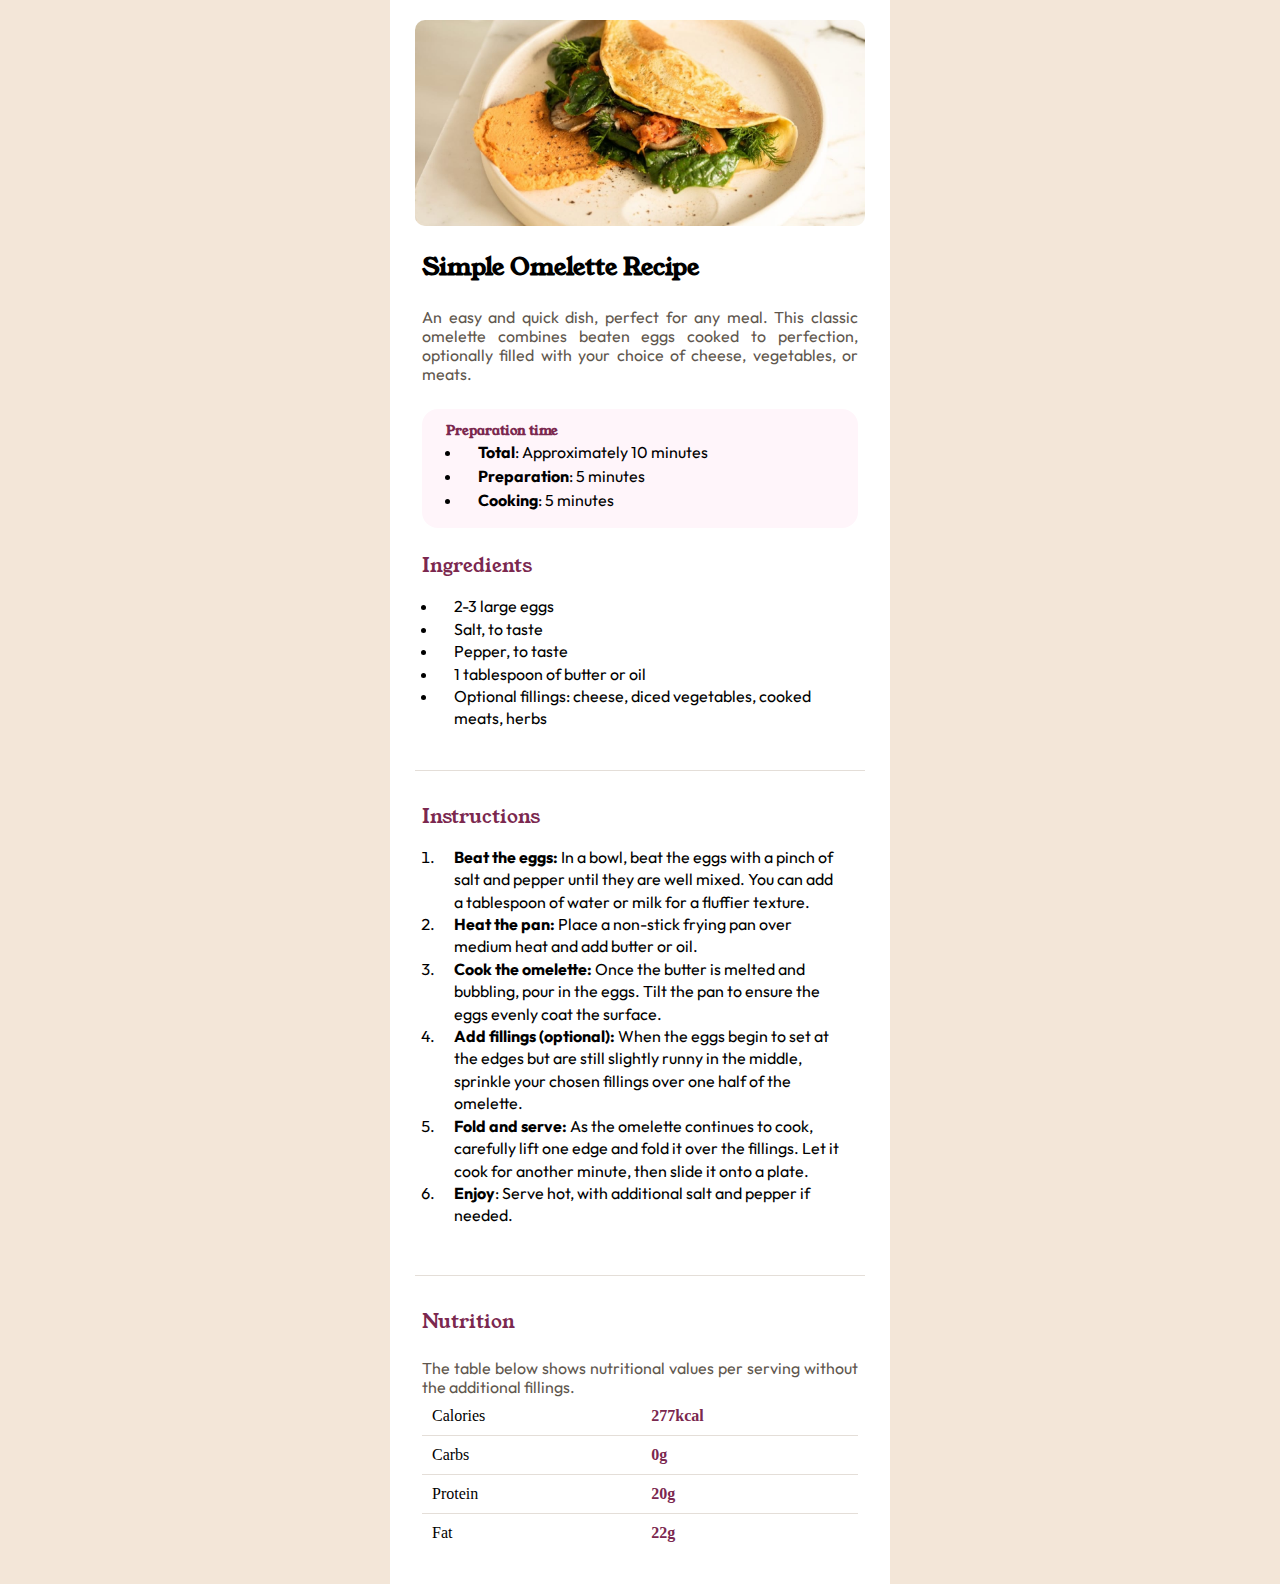
<file: recipe-page-main/index.html>
<!DOCTYPE html>
<html lang="en">
<head>
  <meta charset="UTF-8">
  <meta name="viewport" content="width=device-width, initial-scale=1.0">
  <link rel="icon" type="image/png" sizes="32x32" href="./assets/images/favicon-32x32.png">
  <title>Frontend Mentor | Recipe page</title>
  <link rel="preconnect" href="https://fonts.googleapis.com">
  <link rel="preconnect" href="https://fonts.gstatic.com" crossorigin>
  <link href="https://fonts.googleapis.com/css2?family=Outfit:wght@100..900&display=swap" rel="stylesheet">
  <link rel="preconnect" href="https://fonts.googleapis.com">
  <link rel="preconnect" href="https://fonts.gstatic.com" crossorigin>
  <link href="https://fonts.googleapis.com/css2?family=Young+Serif&display=swap" rel="stylesheet">
  <link rel="stylesheet" href="style.css">
</head>
<body>
  <main class="reciepe">
    <article class="reciepe-article">
      <img src="assets/images/image-omelette.jpeg" alt="simple omlette reciepe image" class="reciepe-image">
      <div class="reciepe-article-div">
        <h2 class="reciepe-heading"> Simple Omelette Recipe</h2>
        <p class="reciepe-description">An easy and quick dish, perfect for any meal. This classic omelette combines beaten eggs cooked to perfection, optionally filled with your choice of cheese, vegetables, or meats.</p>
        <div class="reciepe-preparation-time-section">
           <h5 class="reciepe-preparation-time-heading"> Preparation time</h4>
           <ul class="receipe-preparation-time-list">
            <li><b>Total</b>: Approximately 10 minutes</li>
            <li><b>Preparation</b>: 5 minutes</li>
            <li><b>Cooking</b>: 5 minutes</li>
           </ul>
        </div>
        <div class="reciepe-ingredients">
          <h3 class="reciepe-ingredients-heading">Ingredients</h4>
          <ul class="receipe-ingredients-list">
            <li>2-3 large eggs</li>
            <li>Salt, to taste</li>
            <li>Pepper, to taste</li>
            <li>1 tablespoon of butter or oil</li>
            <li>Optional fillings: cheese, diced vegetables, cooked meats, herbs</li>
          </ul>
        </div>
      </div>
    </article>
    <hr>
    <section class="reciepe-instruction">
      <h3 class="reciepe-instructions-heading">Instructions</h4>
      <ol class="reciepe-instructions-list">
        <li><b>Beat the eggs:</b> In a bowl, beat the eggs with a pinch of salt and pepper until they are well mixed. 
          You can add a tablespoon of water or milk for a fluffier texture.</li>
         <li><b>Heat the pan: </b>Place a non-stick frying pan over medium heat and add butter or oil.</li>
        <li><b>Cook the omelette:</b> Once the butter is melted and bubbling, pour in the eggs. Tilt the pan to ensure 
           the eggs evenly coat the surface.</li>
        <li><b>Add fillings (optional):</b> When the eggs begin to set at the edges but are still slightly runny in the 
            middle, sprinkle your chosen fillings over one half of the omelette.</li>
        <li><b>Fold and serve:</b> As the omelette continues to cook, carefully lift one edge and fold it over the 
          fillings. Let it cook for another minute, then slide it onto a plate.</li>
        <li><b>Enjoy</b>: Serve hot, with additional salt and pepper if needed.</li>
      </ol>
    </section>
    <hr>
    <section class="reciepe-nutrition">
      <h3 class="receipe-nutrition-heading">Nutrition</h4>
      <p class="receipe-nutrition-description">The table below shows nutritional values per serving without the       additional fillings.</p>
      <table class ="reciepe-nutrition-table">
        <tr>
          <td>Calories</td>
          <td>277kcal</td>
        </tr>
        <tr>
          <td>Carbs</td>
          <td>0g</td>
        </tr>
        <tr>
          <td>Protein</td>
          <td>20g</td>
        </tr>  
        <tr>
          <td>Fat</td>
          <td>22g</td>
        </tr>
      </table>
    </section>
  </main>
</body>
</html>
</file>
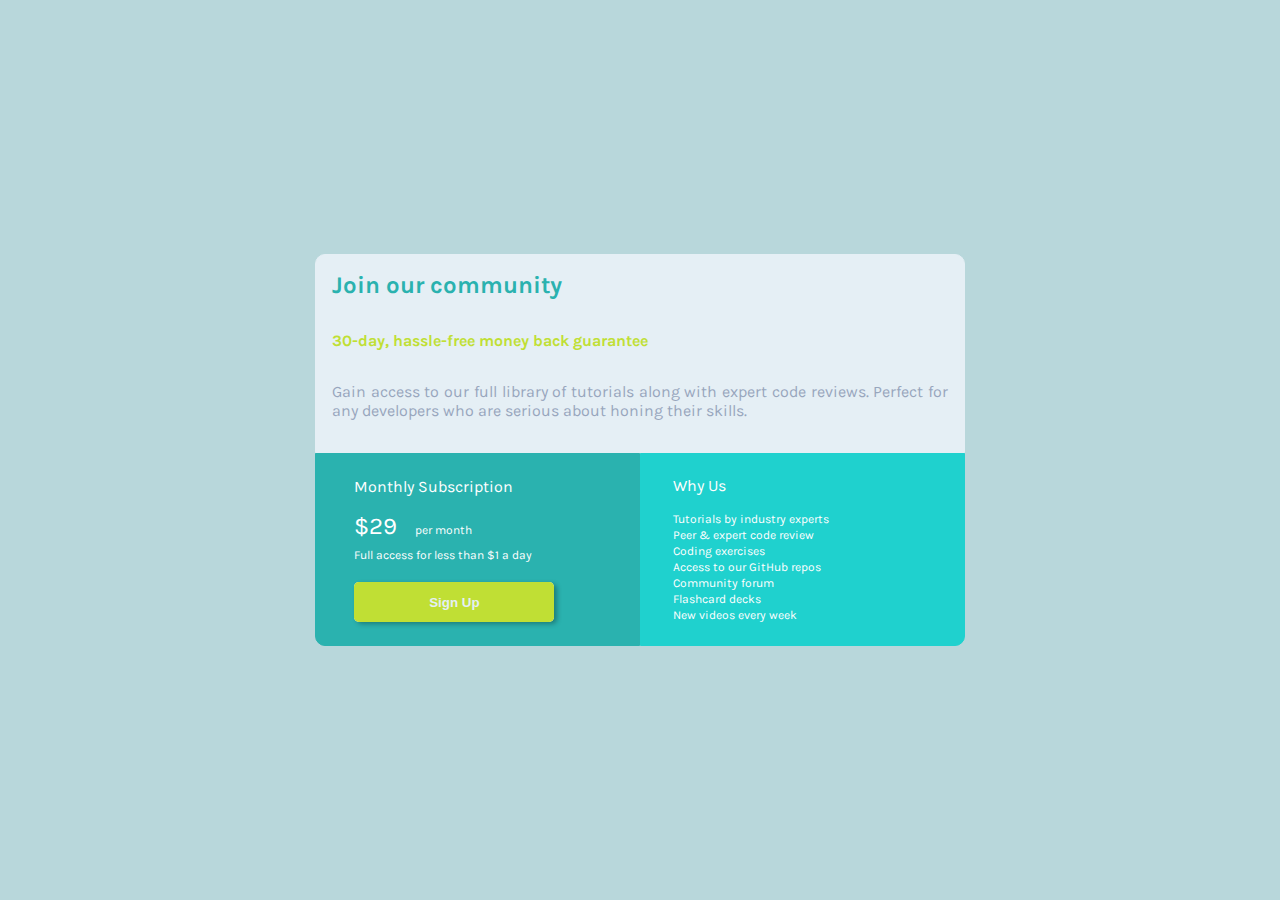
<file: single-price-grid-component-master/index.html>
<!DOCTYPE html>
<html lang="en">
  <head>
    <meta charset="UTF-8" />
    <meta name="viewport" content="width=device-width, initial-scale=1.0" />
    <link
      rel="icon"
      type="image/png"
      sizes="32x32"
      href="./images/favicon-32x32.png"
    />
    <title>Frontend Mentor | Single Price Grid Component</title>
    <link rel="preconnect" href="https://fonts.googleapis.com" />
    <link rel="preconnect" href="https://fonts.gstatic.com" crossorigin />
    <link
      href="https://fonts.googleapis.com/css2?family=Karla:ital,wght@0,200..800;1,200..800&display=swap"
      rel="stylesheet"
    />
    <link rel="stylesheet" href="style.css" />
  </head>
  <body>
    <main class="price-component">
      <section class="description">
        <h2 class="price-grid-heading">Join our community</h2>
        <h4 class="second-heading">30-day, hassle-free money back guarantee</h4>
        <p class="detailed-description">
          Gain access to our full library of tutorials along with expert code
          reviews. Perfect for any developers who are serious about honing their
          skills.
        </p>
      </section>
      <section class="signup-and-price">
        <h4 class="subscription-heading">Monthly Subscription</h4>
        <p class="price">
          <span class="price-dollar"> &dollar;29</span>
          <span class="month"> per month</span>
        </p>
        
        <p class="small-data">Full access for less than &dollar;1 a day</p>
        <button class="btn"><a href="#">Sign Up</a></button>
      </section>
      <footer class="details">
       
        <h4 class="footer-heading"> Why Us</h4>
        <ul>
          <li>Tutorials by industry experts</li>
          <li>Peer &amp; expert code review</li>
          <li>Coding exercises</li>
          <li>Access to our GitHub repos</li>
          <li>Community forum</li>
          <li>Flashcard decks</li>
          <li>New videos every week</li>
        </ul>
      </footer>
    </main>
  </body>
</html>
</file>
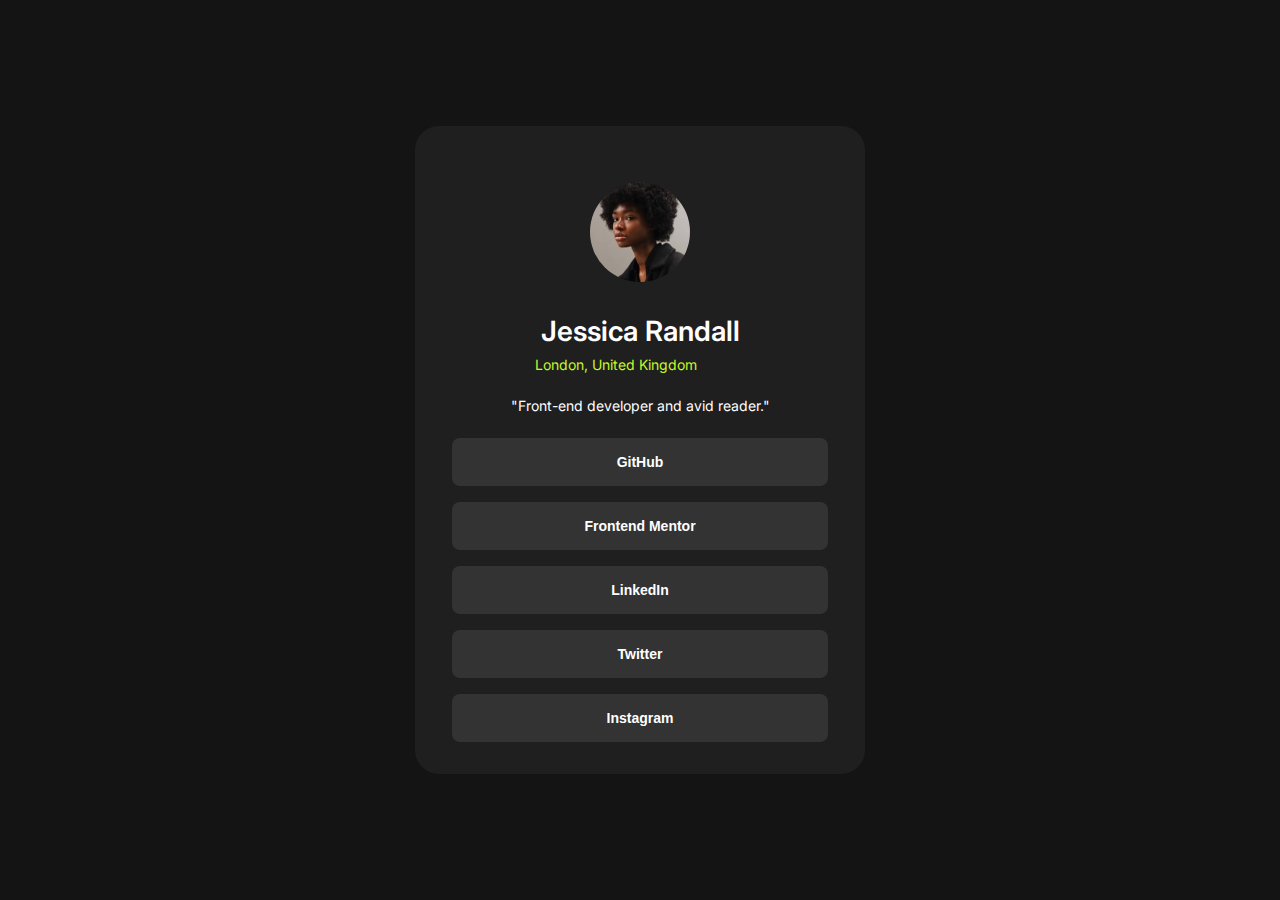
<file: social-links-profile-main/index.html>
<!DOCTYPE html>
<html lang="en">
  <head>
    <meta charset="UTF-8" />
    <meta name="viewport" content="width=device-width, initial-scale=1.0" />
    <link
      rel="icon"
      type="image/png"
      sizes="32x32"
      href="./assets/images/favicon-32x32.png"
    />
    <title>Frontend Mentor | Social links profile</title>
    <link rel="preconnect" href="https://fonts.googleapis.com" />
    <link rel="preconnect" href="https://fonts.gstatic.com" crossorigin />
    <link
      href="https://fonts.googleapis.com/css2?family=Inter:wght@100..900&display=swap"
      rel="stylesheet"
    />
    <link rel="stylesheet" href="style.css" />
  </head>
  <body>
    <div class="profile-section">
      <div class="img-class">
        <img
          src="assets/images/avatar-jessica.jpeg"
          alt="Profile picture of Jessica Randall"
          class="profile-pic"
        />
      </div>
      <div class="details-class">
        <h1 class="profile-name">Jessica Randall</h1>
        <h6 class="location-details">London, United Kingdom</h6>
        <p class="desc-brief">"Front-end developer and avid reader."</p>
      </div>
      <div class="skilss-class">
        <button class="profile-skill">GitHub</button>
        <button class="profile-skill">Frontend Mentor</button>
        <button class="profile-skill">LinkedIn</button>
        <button class="profile-skill">Twitter</button>
        <button class="profile-skill">Instagram</button>
      </div>
    </div>
  </body>
</html>
</file>
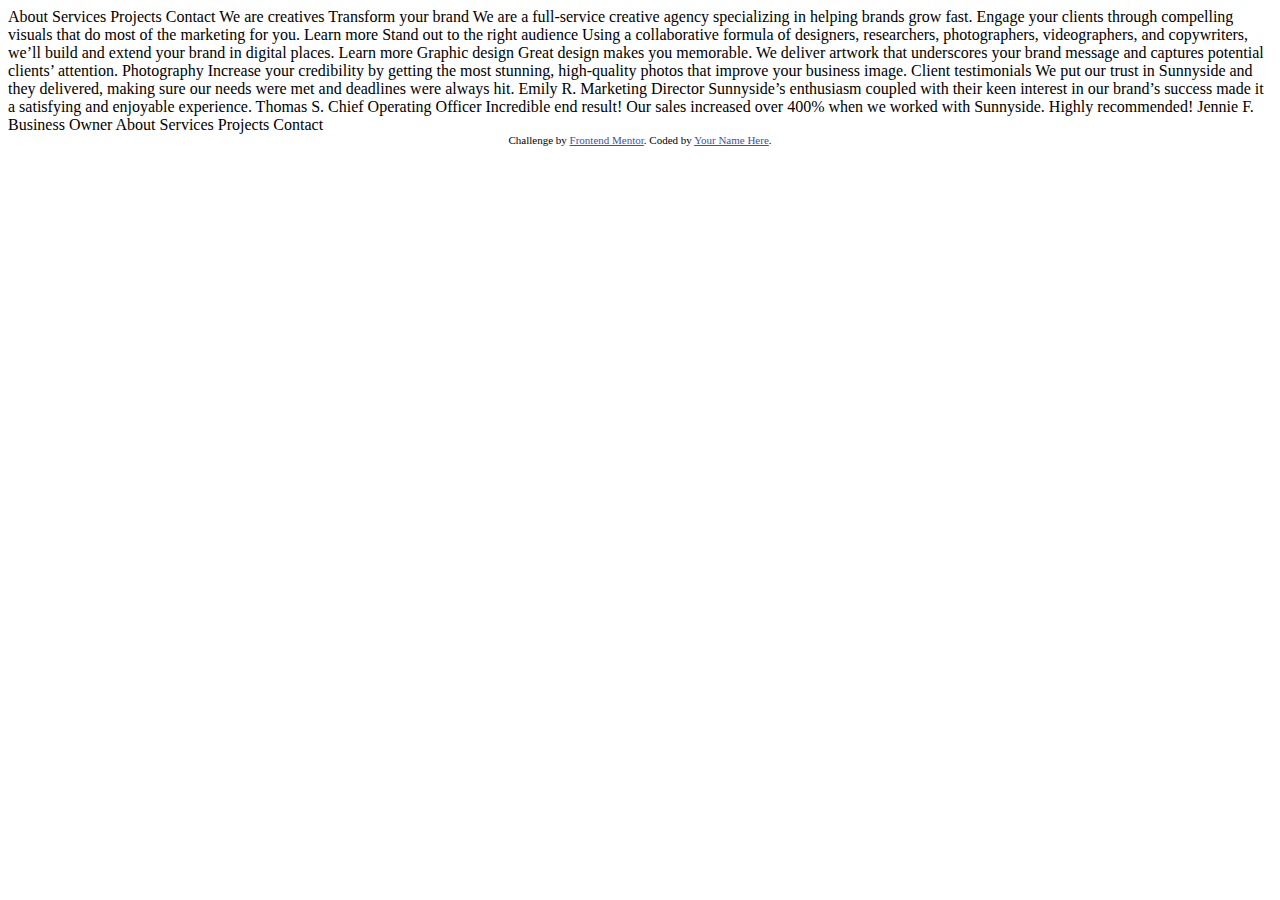
<file: sunnyside-agency-landing-page-main/index.html>
<!DOCTYPE html>
<html lang="en">
<head>
  <meta charset="UTF-8">
  <meta name="viewport" content="width=device-width, initial-scale=1.0"> <!-- displays site properly based on user's device -->

  <link rel="icon" type="image/png" sizes="32x32" href="./images/favicon-32x32.png">
  
  <title>Frontend Mentor | Sunnyside agency landing page</title>

  <!-- Feel free to remove these styles or customise in your own stylesheet 👍 -->
  <style>
    .attribution { font-size: 11px; text-align: center; }
    .attribution a { color: hsl(228, 45%, 44%); }
  </style>
</head>
<body>
  About
  Services
  Projects
  Contact

  We are creatives

  Transform your brand

  We are a full-service creative agency specializing in helping brands grow fast. 
  Engage your clients through compelling visuals that do most of the marketing for you.

  Learn more

  Stand out to the right audience

  Using a collaborative formula of designers, researchers, photographers, videographers, and copywriters, we’ll build and extend your brand in digital places. 

  Learn more

  Graphic design
  Great design makes you memorable. We deliver artwork that underscores your brand message and captures potential clients’ attention.

  Photography
  Increase your credibility by getting the most stunning, high-quality photos that improve your business image.

  Client testimonials

  We put our trust in Sunnyside and they delivered, making sure our needs were met and deadlines were always hit.
  Emily R.
  Marketing Director

  Sunnyside’s enthusiasm coupled with their keen interest in our brand’s success made it a satisfying and enjoyable experience.
  Thomas S.
  Chief Operating Officer

  Incredible end result! Our sales increased over 400% when we worked with Sunnyside. Highly recommended!
  Jennie F.
  Business Owner

  About
  Services
  Projects
  Contact

  <div class="attribution">
    Challenge by <a href="https://www.frontendmentor.io?ref=challenge" target="_blank">Frontend Mentor</a>. 
    Coded by <a href="#">Your Name Here</a>.
  </div>
</body>
</html>
</file>
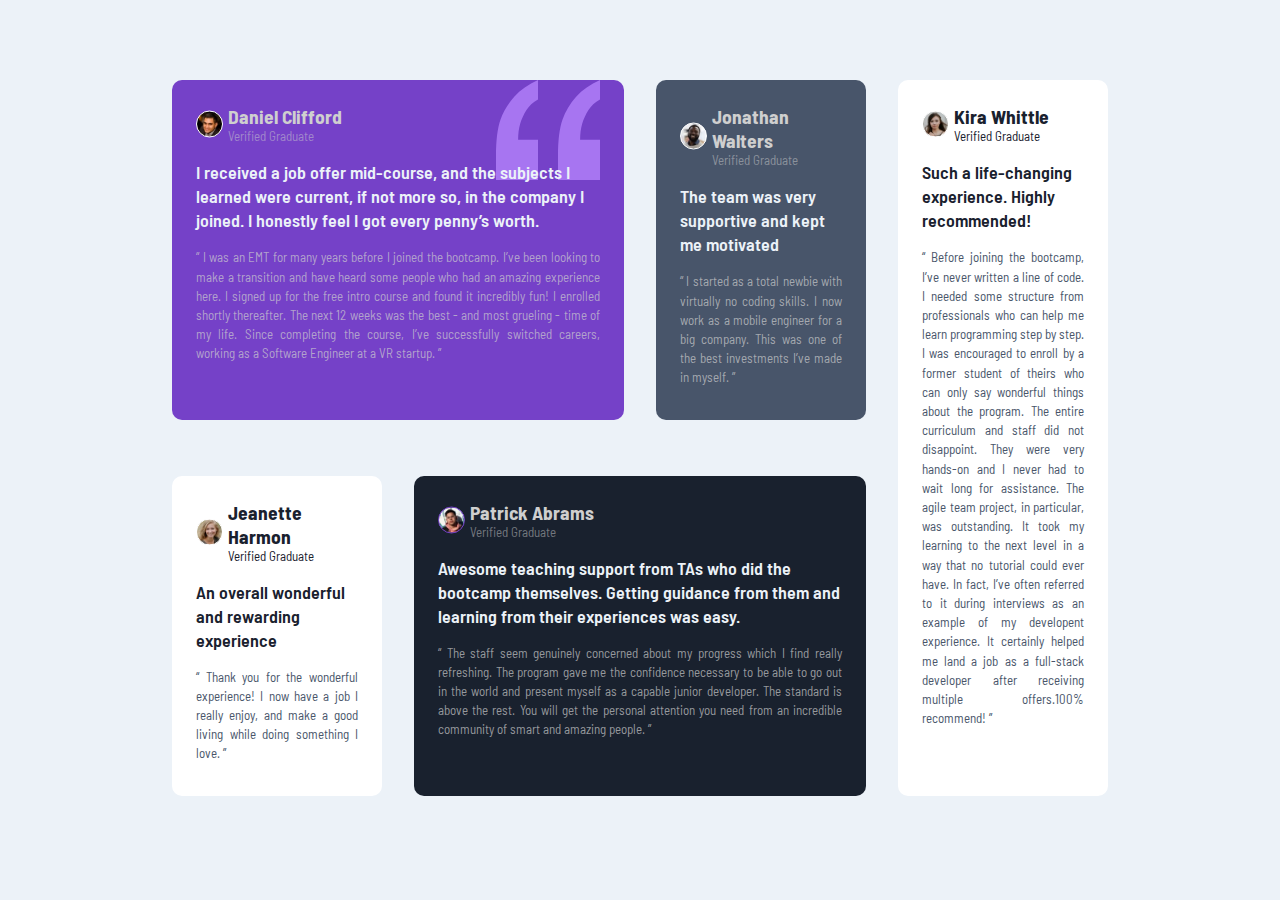
<file: testimonials-grid-section-main/index.html>
<!DOCTYPE html>
<html lang="en">
<head>
  <meta charset="UTF-8">
  <meta name="viewport" content="width=device-width, initial-scale=1.0"> 
  <link rel="icon" type="image/png" sizes="32x32" href="./images/favicon-32x32.png">
  <title>Frontend Mentor | testimonial grid section</title>
  <link rel="preconnect" href="https://fonts.googleapis.com">
  <link rel="preconnect" href="https://fonts.gstatic.com" crossorigin>
  <link href="https://fonts.googleapis.com/css2?family=Barlow+Semi+Condensed:ital,wght@0,100;0,200;0,300;0,400;0,500;0,600;0,700;0,800;0,900;1,100;1,200;1,300;1,400;1,500;1,600;1,700;1,800;1,900&display=swap" rel="stylesheet">
  <link rel="stylesheet" href="style.css">
</head>
<body>
  <main class="testimonial-card-main">
    <section class="testimonial-card-section section-1 ">
    <div class="background-image"></div>
      <div class="testimonial-name-qualification-div div-1 div-class">

      <h2 class="testimonial-name">Daniel Clifford</h2>
      <p class="testimonial-qualification">Verified Graduate</p>
    </div>
      <p class="testimonial-brief-job-intro">  I received a job offer mid-course, and the subjects I learned were current, if not more so, in the company I joined. I honestly feel I got every penny’s worth.</p>
      <p class="testimonial-bootcamp-experience"> “ I was an EMT for many years before I joined the bootcamp. I’ve been looking to make a transition and have heard some people who had an amazing experience here. I signed up for the free intro course and found it incredibly fun! I enrolled shortly thereafter. The next 12 weeks was the best - and most grueling - time of my life. Since completing  the course, I’ve successfully switched careers, working as a Software Engineer at a VR startup. ”</p>
    </section>
 
    <section class="testimonial-card-section section-2">
      <div class="testimonial-name-qualification-div div-2 div-class">
        <h2 class="testimonial-name">Jonathan Walters</h2>
        <p class="testimonial-qualification">Verified Graduate</p>
      </div>
      
      <p class="testimonial-brief-job-intro">The team was very supportive and kept me motivated</p>
      <p class="testimonial-bootcamp-experience">“ I started as a total newbie with virtually no coding skills. I now work as a mobile engineer for a big company. This was one of the best investments I’ve made in myself. ”</p>
    </section>

    <section class="testimonial-card-section section-3">
     <div class=" testimonial-name-qualification-div div-3 div-class">
      <h2 class="testimonial-name ">Jeanette Harmon</h2>
      <p class="testimonial-qualification">Verified Graduate</p>
     </div>
    
      <p class="testimonial-brief-job-intro"> An overall wonderful and rewarding experience</p>
      <p class="testimonial-bootcamp-experience"> “ Thank you for the wonderful experience! I now have a job I really enjoy, and make a good living while doing something I love. ”</p>
    </section>
    <section class="testimonial-card-section section-4">
      <div class="testimonial-name-qualification-div div-4 div-class">
        <h2 class="testimonial-name">Patrick Abrams</h2>
        <p class="testimonial-qualification"> Verified Graduate</p>
      </div>
      <p class="testimonial-brief-job-intro"> Awesome teaching support from TAs who did the bootcamp themselves. Getting guidance from them and learning from their experiences was easy.</p>
      <p class="testimonial-bootcamp-experience"> “ The staff seem genuinely concerned about my progress which I find really refreshing. The program gave me the confidence necessary to be able to go out in the world and present myself as a capable junior developer. The standard is above the rest. You will get the personal attention you need from  an incredible community of smart and amazing people. ”</p>
    </section>
    <section class="testimonial-card-section section-5">
      <div class="testimonial-name-qualification-div div-5 div-class">
        <h2 class="testimonial-name"> Kira Whittle</h2>
        <p class="testimonial-qualification">Verified Graduate</p>
      </div>
      <p class="testimonial-brief-job-intro"> Such a life-changing experience. Highly recommended!</p>
      <p class="testimonial-bootcamp-experience"> “ Before joining the bootcamp, I’ve never written a line of code. I needed some structure from professionals who can help me learn programming step by step. I was encouraged to enroll by a former  student of theirs who can only say wonderful things about the program. The entire curriculum and staff  did not disappoint. They were very hands-on and I never had to wait long for assistance. The agile team project, in particular, was outstanding. It took my learning to the next level in a way that no tutorial could ever have. In fact, I’ve often referred to it during interviews as an example of my developent experience. It certainly helped me land a job as a full-stack developer after receiving multiple offers.100% recommend! ”</p>
    </section>
  </main>
</body>
</html>
</file>
<file: 3-column-preview-card-component-main/style.css>
:root{
    /* color */
    /* ### Primary */
    --clr-primary-bright-orange: hsl(31, 77%, 52%);
    --clr-primary-dark-cyan: hsl(184, 100%, 22%);
    --clr-primary-very-dark-cyan: hsl(179, 100%, 13%);

    /* ### Neutral */

    --clr-neutral-transparent-white : hsla(0, 0%, 100%, 0.75); /*paragraphs*/
    --clr-neutral-very-light-gray : hsl(0, 0%, 95%); /*background, headings, buttons*/

    /* font */

    --fnt-size:15px;
    --fnt-family-lexend-deca:"Lexend Deca", sans-serif;
    --fnt-weight-lexend-deca:400;
    --fnt-family-big-shoulders-display:"Big Shoulders Display", sans-serif;
    --fnt-weight-big-shoulders-display:700;

    /* border radius */

    --radius-val-1:0.85rem;
    --radius-val-2:3rem;
}
*{
    margin: 0;
    padding: 0;
    box-sizing: border-box;
}
html, body {
    height: 100%;
    width: 100%;
}
body{
  
    display: flex;
    justify-content: center;
    align-items: center;
    background-color: var(--clr-neutral-very-light-gray);
    font-size: var(--fnt-size);
}
.card-component-main{
    max-width: 400px;
    margin:auto 2rem;
}
 
.card-section{
    display: flex;
    flex-direction: column;
    justify-content: center;
    align-items: flex-start;
    padding: 1.5rem;
    color: var(--clr-neutral-transparent-white);

}
.first{
    background-color: var(--clr-primary-bright-orange);
    border-radius: var(--radius-val-1) var(--radius-val-1) 0 0;
}
.second{
    background-color: var(--clr-primary-dark-cyan);
}
.third{
    background-color: var(--clr-primary-very-dark-cyan);
    border-radius: 0 0 var(--radius-val-1) var(--radius-val-1);
}
.card-heading{
    font-family: var(--fnt-family-big-shoulders-display);
    font-weight: var(--fnt-weight-big-shoulders-display);
    color: var(--clr-neutral-very-light-gray);
    font-size: 1.6rem;
    text-transform: uppercase;
    padding: 1rem 0;
}
.card-para{
    font-family: var(--fnt-family-lexend-deca);
    font-weight: var(--fnt-weight-lexend-deca);
    color: var(--clr-neutral-transparent-white);
    font-size: var(--fnt-size);
    text-align: left;
    text-decoration: none;
    padding: 10px 10px  10px 0;
}
.btn{
    width: 40%;
    padding:8px;
    border-radius: var(--radius-val-2);
    border: none;
    background-color: var(--clr-neutral-very-light-gray);
    margin: 1rem 0 0 0;
    cursor: pointer;
    display: flex;
    justify-content: center;
    align-items: center;
}
.btn-1:hover{
    background-color:var(--clr-primary-bright-orange);
    border: 1px solid var(--clr-neutral-very-light-gray);
}
.btn-1:hover .more-info-1{
    color: var(--clr-neutral-very-light-gray);
}

.btn-2:hover{
    background-color:var(--clr-primary-dark-cyan);
    border: 1px solid var(--clr-neutral-very-light-gray);
}
.btn-2:hover .more-info-2{
    color: var(--clr-neutral-very-light-gray);
}

.btn-3:hover{
    background-color:var(--clr-primary-very-dark-cyan);
    border: 1px solid var(--clr-neutral-very-light-gray);
}

.btn-3:hover .more-info-3 {
    color: var(--clr-neutral-very-light-gray);
}
.info{
    text-decoration: none;
    display: inline-block;
}
.more-info-1{
    color: var(--clr-primary-bright-orange);
}

.more-info-2{
    color: var(--clr-primary-dark-cyan);
}
.more-info-3{
    color: var(--clr-primary-very-dark-cyan);
}


@media(min-width:700px){
    .card-component-main{
        max-width: 500px;

    }
    .card-section{
        padding: 3rem;
    }
    .btn{
        width: 30%;
    }
    .info{
        font-size: 14px;
    }
}
@media(min-width:1440px){
    .card-component-main{
        max-width: 1000px;
        display: grid;
        grid-template-columns: repeat(3, 1fr);
    }
    .card-section{
        padding: 2.5rem;
        height: 100%;
    }
    .first{
        background-color: var(--clr-primary-bright-orange);
        border-radius: var(--radius-val-1)  0 0 var(--radius-val-1);
    }
    .third{
        background-color: var(--clr-primary-very-dark-cyan);
        border-radius: 0  var(--radius-val-1)  var(--radius-val-1) 0;
    }
    .card-heading{
        font-size: 2rem;
        text-transform: uppercase;
        padding: 1.5rem 0;
    }
    .card-para{
        font-size: var(--fnt-size);
        line-height: 1.5rem;
        padding-bottom: 3.5rem;
    }
    .btn{
        width: 60%;
        padding:10px;
    }
}
</file>
<file: blog-preview-card-main/style.css>
:root {
  /* COLOR */

  --clr-primary: hsl(47, 88%, 63%);

  --clr-neutral-white: hsl(0, 0%, 100%);
  --clr-neutral-grey: hsl(0, 0%, 50%);
  --clr-neutral-black: hsl(0, 0%, 7%);

  /* FONT */

  --para-font-size: 16px;
  --fnt-family: "Figtree", sans-serif;
  --fnt-weight-500: 500;
  --fnt-weight-800: 800;

  /* radius */
  --radius: 1.5rem;

  /* margin */
  --margin-bottom-val: 0.6rem;
}
* {
  margin: 0;
  padding: 0;
  box-sizing: border-box;
}

body {
  background-color: var(--clr-primary);
  font-family: var(--fnt-family);
  display: flex;
  justify-content: center;
  align-items: center;
  height: 100svh;
}

.blog-card-main {
  border: solid 2px var(--clr-neutral-black);
  border-radius: var(--radius);
  background-color: var(--clr-neutral-white);
  /* display: flex;
  flex-direction: column;
  justify-content: center;
  align-items: center; */
  margin: auto 2rem;
  box-shadow: 5px 5px 0px 3px black;
}
.card-img {
  max-width: 100%;
  padding: 1rem;
  border-radius: var(--radius);
}

.description {
  display: flex;
  flex-direction: column;
  justify-content: center;
  align-items: flex-start;
  padding-left: 1rem;
}
.blog-type {
  background-color: var(--clr-primary);
  font-family: var(--fnt-family);
  border-radius: 5px;
  padding: 2px 10px;
  margin-bottom: var(--margin-bottom-val);
  gap: 5px;
  font-weight: bolder;
  font-size: 0.8rem;
}
.published-date {
  font-size: 10px;
  margin-bottom: var(--margin-bottom-val);
  color: var(--clr-neutral-black);
  font-weight: 500;
}
.title-blog {
  font-size: 1.2rem;
  font-weight: var(--fnt-weight-800);
  margin-bottom: var(--margin-bottom-val);
}
.blog-brief {
  font-size: 12px;
  padding: 5px 10px 5px 0px;
  margin: 0;
  text-align: justify;
  color: var(--clr-neutral-grey);
}
.writer {
  margin: 2rem 0 1.5rem 0;
  position: relative;
}
.name {
  font-size: 12px;
  font-weight: var(--fnt-weight-800);
  padding-left: 2rem;
}
.name::before {
  content: "";
  background-image: url(assets/images/image-avatar.webp);
  background-size: contain;
  background-repeat: no-repeat;
  width: 25px;
  height: 25px;
  position: absolute;
  left: 0;
  top: 50%;
  transform: translateY(-50%);
}

@media (min-width: 400px) {
  .blog-card-main {
    width: 300px; 
  }
 
  .blog-brief{
     text-align: left;
     line-height: 1.1rem;
  }
}
</file>
<file: clipboard-landing-page-master/style.css>
:root {
    /* Colors */
    --Strong-cyan: hsl(171, 66%, 44%);
    --Light-blue: hsl(233, 100%, 69%);
    --Dark-grayish-blue: hsl(210, 10%, 33%);
    --Grayish-blue: hsl(201, 11%, 66%);
    --btn-text-color: hsl(0, 26%, 96%);
    --heading-color: hsla(0, 0%, 2%, 0.877);

    /* Font */
    --fnt-size: 18px;
    --fnt-weight-400: 400;
    --fnt-weight-600: 600;
    --fnt-family: "Bai Jamjuree", sans-serif;
}

* {
    margin: 0;
    padding: 0;
    box-sizing: border-box;
    /* outline: 1px solid red;  */
}

html, body {
    scroll-behavior: smooth;
    width:100%;
    font-size: var(--fnt-size);
    font-family: var(--fnt-family);
}
header,
main{
    width: 100%;
    display: flex;
    flex-direction: column;
    justify-content: center;
    align-items: center;
    padding: 0 2rem;
}
img {
    max-width: 100%;
    height: auto;
}
a{
    display: inline-block;
    text-decoration: none;
    font-size: var(--fnt-size);
    font-weight: var(--fnt-weight-400);
  
}
p{
    line-height: 1.8rem;
    text-align: center;
    color: var(--Grayish-blue);
}
.landing-page-header{
    background-image: url(images/bg-header-mobile.png);
    background-repeat: no-repeat;
    background-size: cover; 
    padding: 7rem 0 3rem 0;
}
.landing-page-section{
    display: flex;
    flex-direction: column;
    justify-content: center;
    align-items: center;
}
.section-heading,
.article-heading{
    font-weight: var(--fnt-weight-600);
    color: var(--heading-color);
    text-align: center;
}
.section-heading{
     font-size: 32px;
}
.landing-page-paragraph{
    padding: 1rem 0 2rem 0;
}
.button-container{
    display: flex;
    flex-direction: column;
    justify-content: center;
    align-items: center;
    width: 100%;
}
.section-button{
    width: 100%;
    max-width: 350px;
    margin: 0.85rem 0;
    padding: 1rem;
    border-radius: 3rem;
    border: none;
}
.section-button a{
    color: var(--btn-text-color);
}
.btn-ios{
    background-color: var(--Strong-cyan);
}
.btn-mac{
    background-color: var(--Light-blue);
}
.section-button:hover{
    background-color: var(--Grayish-blue);
}
.landing-page-article{
    display: flex;
    flex-direction: column;
    justify-content: center;
    align-items: center;
    padding: 7rem 0 2rem 0;
}
.article-2{
    padding: 5rem 0;
}
.article-img{
    padding: 1rem 0;
}
.sub-part{
    padding: 2rem 0 0 0;
}
.article-sub-parts{
    display: flex;
    flex-direction: column;
    justify-content: center;
    align-items: center;
}
.sub-heading{
    color: var(--Dark-grayish-blue);
}
.section-sub-parts{
    display: flex;
    flex-direction: column;
    justify-content: center;
    align-items: center;
}
.section-sub-img{
    padding: 2rem 0;
}
.tech-logos{
    padding:3rem 0 6rem 0;
}
.logos{
    padding: 2rem;
}
.landing-page-footer{
    margin-top: 6rem;
    padding: 3rem 0;
    background-color: hsl(201deg 39.41% 95.84%);
    display: flex;
    flex-direction: column;
    justify-content: center;
    align-items: center;
}
.landing-page-footer a{
    color: var(--Dark-grayish-blue);
    padding: 0.75rem 0;
}
.footer-copyright-logo{
    width: 55px;
    height: auto;
    padding-bottom: 1rem;
}
.social-media-links-logo{
    padding-top: 1rem;
    width: 100%;
    display: flex;
    justify-content: center;
    gap: 3rem;
    cursor: pointer;
}

@media(min-width:700px){
    html, body {
        width:100%;
        display: flex;
        flex-direction: column;
        justify-content: center;
        align-items: center;
    }
    main{
        max-width:  500px;
        padding: 0 2rem;
    }
    .landing-page-footer{
        width: 100%;
    }
}
@media(min-width:1440px){
    html, body {
        width:100%;
        display: flex;
        flex-direction: column;
        justify-content: center;
        align-items: center;
    }
    main{
        max-width: 1200px;
        padding: 0 2rem;
    }
    p{
        text-align: left;
    }
    .landing-page-header{
        background-image: url(images/bg-header-desktop.png);
    }
    .button-container{
        display: flex;
        flex-direction: row;
        gap: 1.5rem;
    }
    .article-1{
        display: grid;
        grid-template-columns: 3fr 1fr;
    }
    .article-grid-container{
        grid-column:1/3 ;
    }
    .section-sub-parts-container{
        display: flex;
        justify-content: center;
        align-items: center;
        gap: 1rem;
    }
    .para-sub{
        text-align: center;
    }
    .tech-logos{
        display: flex;
        flex-direction: row;
        justify-content: space-around;
        align-items: center;
    }
    .landing-page-footer{
        width: 100%;
        display: grid;
        grid-template-columns: 2fr 1fr 1fr 1fr 2fr ;
        justify-items: left;
        padding-top: 1rem;
    }
    .footer-copyright-logo{
        grid-column: 1;
        grid-row: 1/3;
        margin-left: 7rem;

    }
    .faq{
        grid-column: 2;
        grid-row: 1;
    }
    .contact-us{
        grid-column: 2;
        grid-row: 2;
    }
    .privacy-policy{
        grid-column: 3;
        grid-row: 1;
    }
    .press-kit{
        grid-column: 3;
        grid-row: 2;
    }
    /* .install-guide{} */
}
</file>
<file: fylo-landing-page-with-two-column-layout-master/style.css>
:root{
    /* ## Colors

    ### Primary */

    --clr-primary-very-dark-blue: hsl(243, 87%, 12%);
    --clr-primary-desaturated-blue: hsl(238, 22%, 44%);

    /* ### Accent */

    --clr-Bright-blue: hsl(224, 93%, 58%);
    --clr-Moderate-cyan: hsl(170, 45%, 43%);

    /* ### Neutral */

    --clr-Light-grayish-blue: hsl(240, 75%, 98%);
    --clr-Light-gray: hsl(0, 0%, 75%);

     /* ## Typography */

    /* ### Body Copy */

    --fnt-size: 16px ;/* (paragraph)*/

    /* ### Fonts */

    /* #### Headings, Call-to-actions, Header Navigation */

    --fnt-family-main:"Raleway", sans-serif;
    --fnt-weight-400: 400;
    --fnt-weight-700: 700;

    /* #### Body */

    --fnt-family-body:"Open Sans", sans-serif;
    --fnt-weight-body-400: 400; 

}
*{
    margin: 0;
    padding: 0;
    box-sizing: border-box;
    /* outline: 1px solid red; */

}
html,
body{
    width: 100%;
    scroll-behavior: smooth;
    font-family: var(--fnt-family-body);
    font-size: var(--fnt-size);
    font-weight: var(--fnt-weight-body-400);
}
    
img{
    max-width: 100%;
    height: auto;
}
ul{
    list-style-type: none;
    margin: 0;
    padding: 0;
}
a{
    text-decoration: none;
    color: var(--clr-Light-grayish-blue);

}
nav{
    display: flex;
    justify-content: space-between;
    align-items: center;
    padding: 1.6rem;
}
main{
    display: flex;
    flex-direction: column;
    justify-content: center;
    align-items: center;
    padding: 1.6rem;
}
footer{
    display: flex;
    flex-direction: column;
    justify-content: center;
    align-items: flex-start;
    background-color: var(--clr-primary-very-dark-blue);
    padding: 4rem 2rem;

}
form{
    display: flex;
    flex-direction: column;
    justify-content: center;
    align-items: center;
    width: 100%;
}

.fylo-img{
    width: 6rem;
    height: auto;
}
.fylo-nav-sections{
    display: flex; 
}
.fylo-nav-sections ul{
    display: flex; 
    align-items: center;
    gap: 20px;
}
.fylo-nav-sections ul li a{
    color: var(--clr-primary-very-dark-blue);
    font-family: var(--fnt-family-main);
    font-weight: var(--fnt-weight-400);
}

.fylo-article{
    display: flex;
    flex-direction: column;
    justify-content: center;
    align-items: center;
    text-align: center;
    margin: 1rem 0;
}
.fylo-article-img{
    padding-bottom: 1rem;
}
.fylo-content{
    display: flex;
    flex-direction: column;
    justify-content: center;
    align-items: center;
    gap: 2rem;
}
.fylo-heading{
    font-family: var(--fnt-family-main);
    font-weight: var(--fnt-weight-700);
}
#email-id,
.sign-in-button{
    width: 90%;
    max-width: 400px;
    padding: 8px;
    margin: 10px 0;
    border-radius: 5px;
    border: solid 0.1px var(--clr-primary-very-dark-blue);
}
.sign-in-button{
    background-color: var(--clr-Bright-blue);
    border: none;
}
.sign-in-button:hover{
    background-color: var(--clr-primary-desaturated-blue);
   
}
.article-2{
    background-image: url(images/bg-curve-mobile.svg);
    background-repeat: no-repeat;
    background-position: top;
    padding-top: 3.4rem;
    margin-top: 4rem;

}
.aricle-content{
    margin: 1rem 0;
}
.article-2-heading{
    font-family: var(--fnt-family-main);
    font-weight: var(--fnt-weight-700);
    font-size: 16px;
    margin-bottom: 2rem;
}
.article-paragraph{
    text-align: left;
    margin: 1rem 0;
}
.fylo-section{
    display: flex;
    flex-direction: column;
    justify-content: center;
    align-items: center;
    position: relative;
}
.fylo-working-link {
    display: inline-flex;
    align-items: center;
    color: var(--clr-Moderate-cyan);
    text-decoration: none;
    position: relative;
}

.fylo-working-link::after {
    content: '';
    position: absolute;
    bottom: -2px; 
    left: 0;
    height: 2px;
    background-color: var(--clr-Moderate-cyan);
    width: 100%;
}

.arrow-icon {
    display: inline-flex;
    align-items: center;
    margin-left: 8px; 
}

.arrow-icon img {
    width: 20px; 
    height: 20px;
}
.section-card-element{
    margin:3rem 0 5rem;
    display: flex;
    flex-direction: column;
    justify-content: center;
    align-items: flex-start;
    gap: 16px;
    padding: 2rem 1rem 2rem  2rem;
    background-color: var(--clr-Light-grayish-blue);
    border-radius: 10px;
    box-shadow: 3px 5px 8px 0px hsl(240deg 22.05% 89.08%);
    text-align: justify;
}
.card-testimonial-details{
    position: relative;
    display: flex;
    flex-direction: column;
    justify-content: flex-start;
    align-items: flex-start;
    padding-left: 40px;
}
.card-testimonial-details::before{
    content: "";
    background-image: url(images/avatar-testimonial.jpg);
    background-size: contain;
    background-repeat: no-repeat;
    border-radius: 50%;
    position: absolute;
    width: 30px;
    height: 30px;
    top: 50%;
    left: 0px;
    transform: translateY(-50%);
}
.testimonial-name{
    font-size: 13px;
    font-weight: var(--fnt-weight-700);
}
.testimonial-designation{
    font-size: 10px;
}
.section-3{
    padding: 4rem 2rem;
    background-color: var(--clr-primary-desaturated-blue);   
    font-family: var(--fnt-family-main);
    color: var(--clr-Light-grayish-blue);
}
.section-3-form{
    width: 100%;
}
.fylo-heading-2{
    font-size: 18px;
}
.fylo-contact-info{
    display: inline-block;
    padding: 2rem 0;

}
.fylo-contacts-container{
    display: flex;
    gap: 1rem;
    padding-top:1rem ;
    color: var(--clr-Light-grayish-blue);
    font-size: 14px;
}
.fylo-contact-icon{
    width: 15px;
    height: 15px;
}
.fylo-info-links ul li,
.fylo-policy-link ul li{
    line-height: 2rem;
   
}
.fylo-policy-link{
    padding: 2rem 0;
}
.fylo-social-media-links{
    width: 100%;
    display: flex;
    justify-content: center;
    gap: 20px;
}

@media(min-width:700px){
    main{
        max-width: 700px;
        margin: auto;
        display: flex;
        flex-direction: column;
        justify-content: center;
        align-items: center;
    }
    footer{
        display: grid;
        grid-template-columns: 2fr 1fr 1fr;
        justify-items: flex-start;
    }
    .footer-image{
        grid-column: 1;
        grid-row: 1/2;
        margin: auto 0;
    }
    .fylo-contact-info{
        grid-column: 1;
        grid-row: 2/3;  
    }
    .fylo-info-links{
        margin: auto 0;
    }
    .fylo-policy-link{
        padding: 0;
    }
    .fylo-social-media-links{
        grid-column: 2/4;
        margin: auto;
    }
}
@media(min-width:1440px){
    nav{
        margin: 2rem;
        font-size: 1.2rem;
    }
    .fylo-img{
        width: 10rem;
        height: auto;
    }
    main{
        max-width: 100%;
        margin: 2rem 4rem;
        display: flex;
        flex-direction: column;
        justify-content: center;
        align-items: center;
    }
    .fylo-article{
       text-align: justify;
       font-size: 18px;
    }
    .fylo-paragraph{
        text-align: justify;
    }
   .grid-form-layout{
        display: flex;
        flex-direction: row;
        gap:10px
   }
   .grid-form-layout #email-id{
    max-width: 60%;
    padding: 0.8rem;
   }
   .grid-form-layout .sign-in-button{
    max-width: 40%;
    padding: 0.8rem;
   }
    .grid-layout-1440{
        display: grid;
        grid-template-columns: repeat(2, 1fr);
    }
    .fylo-article-img{
        grid-column: 2;
    }
    .fylo-content,
    .aricle-content{
        grid-column: 1;
        grid-row: 1/2;
    }
    .fylo-grid-layout-img-2{
        grid-row: 1/3;
    }
    .section-2{
        display: grid;
        grid-template-columns: 1fr;
        grid-template-rows: 1fr
    }

    .fylo-working-link::after {
        width:10.625rem;
    }
    .section-card-element{
        max-width: 70%;
    }
    .section-3{
        display: grid;
        grid-template-columns: 1fr 1fr;
        padding: 4rem;
    }
    .fylo-heading,
    .article-2-heading{
        font-family: var(--fnt-family-main);
        font-weight: var(--fnt-weight-700);
        font-size: 34px;
    }
    .section-3-content{
        display: flex;
        justify-content: flex-start;
        align-items: flex-start;
        padding: 2rem;
    }
    .section-3-form {
        display: flex;
        justify-content: flex-start;
        padding-left: 5rem;
    }
    .section-3-form form {
        width: 100%;
        display: flex;
        align-items: flex-start;
    }
    
    .section-3-form .sign-in-button {
        max-width: 30%; 
    }

    footer{
        display: grid;
        grid-template-columns: 2fr 1fr 1fr 1fr;
        justify-items: flex-start;
    }
    .footer-image{
        grid-column: 1;
        grid-row: 1/2;
        
    }
    .fylo-contact-info{
        grid-column: 1;
        grid-row: 2/3; 
        padding-top: 0; 
    }
    .fylo-info-links{
        grid-column: 2;
        grid-row: 2/3;
        margin: auto 0;     
    }
    .fylo-policy-link{
        grid-column: 3;
        grid-row: 2/3;
        padding: 0;
    }
    .fylo-social-media-links{
        grid-column: 4;
        grid-row: 2/3;
        margin: auto;
    }
}
</file>
<file: nft-preview-card-component-main/style.css>
:root{
    /* color */
    --clr-primary-soft-blue: hsl(215, 51%, 70%);
    --clr-primary-cyan: hsl(178, 100%, 50%);
    --clr-neutral-v-dark-blue-main-bg:hsl(217, 54%, 11%);
    --clr-neutral-v-dark-blue-card-bg:hsl(216, 50%, 16%);
    --clr-neutral-v-dark-blue-line:hsl(215, 32%, 27%);
    --clr-neutral-white:hsl(0, 0%, 100%);

    /* font */
    --font-size-body:18px;
    --fnt-family: "Outfit", sans-serif;
    --fnt-weight-1:300;
    --fnt-weight-2:400;
    --fnt-weight-6:600;

    /* border */
    --radius: 1rem;
}
*{
    margin: 0;
    padding: 0;
    box-sizing: border-box;
}
body{
    background-color: var(--clr-neutral-v-dark-blue-main-bg);
    font-family: var(--fnt-family);
    line-height: 2rem
}
main{
  
    background-color: var(--clr-neutral-v-dark-blue-card-bg);
    display: flex;
    justify-content: center;
    margin: 5rem 2rem;
    padding: 1rem;
    border-radius: var(--radius);
}
.card-img {
    position: relative;
    display: inline-block; 
    border-radius: var(--radius);
    overflow: hidden; 
}
.img{
    max-width: 100%;
    height: auto;
    border-radius: var(--radius);
    cursor: pointer;
    display: block;
   
}
.overlay {
    position: absolute;
    top: 0;
    left: 0;
    width: 100%;
    height: 100%;
    background-color: var(--clr-primary-cyan);
    opacity: 0;
    transition: opacity 0.3s ease;
    border-radius: var(--radius); 
}

.card-img:hover .overlay {
    opacity: 0.4;
    cursor: pointer;
}
.card-content{
    display: flex;
    flex-direction: column;
    justify-content: center;
    align-items: flex-start;
}
.card-heading{
    color: var(--clr-neutral-white);
    font-weight: var(--fnt-weight-6);
    font-size: var(--font-size-body);
}
.card-desc{
    color: var(--clr-primary-soft-blue);
    font-weight: var(--fnt-weight-2);
    line-height: 1.4rem;
}
.offer-desc {
    display:flex;
    justify-content: space-between;
    align-items: center;
    width: 100%;
}
.left{
    color: var(--clr-primary-cyan);
    font-weight: var(--fnt-weight-6);
    padding-left: 1rem;
    position: relative;
}
.left::before{
    content: "";
    background-image: url(images/icon-ethereum.svg);
    background-size: contain;
    background-repeat: no-repeat;
    width: 20px;
    height: 20px;
    position:absolute;
    left: 0;
    top: 50%;
    transform: translateY(-50%); 
}
.right{
   margin-left: auto;
   color: var(--clr-primary-soft-blue);
   position: relative;
   padding-left: 1.5rem;
}
.right::before{
    content: "";
    background-image: url(images/icon-clock.svg);
    background-size: contain;
    background-repeat: no-repeat;
    width: 20px;
    height: 20px;
    position: absolute;
    left: 0;
    top: 50%;
    transform: translateY(-50%);   
 }

.styled-hr {
    width: 100%;
    border: none;
    height: 0.15rem; 
    background-color: var(--clr-neutral-v-dark-blue-line);
    border-radius: var(--radius);
}

.creator-details{
display: inline-block;
margin-top: 1rem;
}
.creation{
    color: var(--clr-primary-soft-blue);
    padding-left: 2rem;
    position: relative;
}
.creation::before{
    content: "";
    background-image: url(images/image-avatar.png);
    background-size: cover;
    width: 20px;
    height: 20px;
    position: absolute;
    left: 0;
    top: 50%;
    transform: translateY(-50%); 
    border: solid  2px var(--clr-neutral-white);
    border-radius: 50px;
}  
.crator-name{
color: var(--clr-neutral-white);
}
@media(min-width:430px){
    main{
        max-width: 350px;
        margin: 7rem auto;
        padding: 1.5rem;
    }
    .img{
        max-width: 100%;
        border-radius: 10px;
    }
    .card-content {
        align-items: flex-start;
        line-height: 4rem;
    }
    .card-heading {
        font-size: 1.5rem;
    }
    .card-desc {
        font-size: 1.2rem;
    }
}
  

@media(min-width:1440px){
    main{
        max-width: 400px;
        margin: 7rem auto;
        padding: 1.5rem;
    }
    .img{
        max-width: 100%;
        border-radius: 10px;
    }
    .card-content {
        align-items: flex-start;
        line-height: 4rem;
    }
    .card-heading {
        font-size: 1.5rem;
    }
    .card-desc {
        font-size: 1.2rem;
    }
}
</file>
<file: order-summary-component-main/style.css>
:root{
    /* COLOR */
    --clr-primary-pale-blue: hsl(225, 100%, 94%);
    --clr-primary-pale-blue-2: hsl(224deg 36% 82% / 10%);
    --clr-primary-bright-blue: hsl(245, 75%, 52%);

    --clrneutral-very-pale-blue:hsl(225, 100%, 98%);
    --clrneutral-desaturated-blue: hsl(224, 23%, 55%);
    --clrneutral-dark-blue: hsl(223, 47%, 23%);

    /* FONT */

    --fnt-size-para:16px;
    --fnt-weight-500:500;
    --fnt-weight-700:700;
    --fnt-weight-900:900;
    --fnt-family:"Red Hat Display", sans-serif;

} 
*{
    margin: 0;
    padding: 0;
    box-sizing: border-box;
}
html,body{
    height: 100%;
}
body{
    display: flex;
    justify-content: center;
    align-items: center;
    height: 100%;
    width: 100%;
    font-family: var(--fnt-family);
    background-image: url(images/pattern-background-mobile.svg);
    background-size: cover;
    background-position: center;
    background-color: var(--clr-primary-pale-blue);

}
button{
    width: 90%;
    margin: 16px;
    padding: 16px;
    border-radius: 10px;
    border: none;
}
.order-summary-component{
    max-width: 400px;
    border: none;
    display: flex;
    flex-direction: column;
    justify-content: center;
    align-items: center;
    text-align: center;
    background-color: var(--clrneutral-very-pale-blue);
    border-radius: 20px;
    box-shadow: 0px 10px 15px rgba(0, 0, 0, 0.1);
    margin: auto 2.5rem;
    
}
.hero-img{
    display: block;
    max-width: 100%;
    border-radius: 20px 20px 0 0;
    margin-bottom: 2rem;
}

.order-heading{
    font-weight: var(--fnt-weight-900);
    padding-bottom: 10px;
}
.order-para{
    padding: 18px;
    text-align: center;
    font-size: var(--fnt-size-para);
    color:var(--clrneutral-dark-blue)
}
.order-plan-details{
    background-color: var(--clr-primary-pale-blue-2);
    width: 90%;
    border-radius:10px ;
    display: flex;
    justify-content: space-around;
    align-items: center;
    padding: 16px 10px;
    margin: 10px;
}
.music-icon{
    border-radius: 50%;
}
.annual-plan{
    font-weight: var(--fnt-weight-900);
    font-size: 15px;
}
.annual-plan-price{
    color: var(--clrneutral-desaturated-blue);
    font-size: 14px;
}
.change-plan{
    font-weight: var(--fnt-weight-700);
    font-size: 14px;
    color: var(--clr-primary-bright-blue);
}
.payment-button{
    background-color: var(--clr-primary-bright-blue);
    box-shadow: 4px 3px 9px 0px var(--clrneutral-desaturated-blue);
}
.payment-button:hover{
    background-color: var(--clrneutral-desaturated-blue);
}
.cancel-button{
    background-color: var(--clrneutral-very-pale-blue);
}
.payment,
.cancel-order{
    display: block;
    text-align: center;
    text-decoration: none;
    font-weight: var(--fnt-weight-700);
    font-size:14px;
    cursor: pointer;
}
.payment{
    color: var(--clrneutral-very-pale-blue);
}

.cancel-order{
    color: var(--clrneutral-desaturated-blue);
}
.change-plan:hover,
.cancel-order:hover{
    color: var(--clrneutral-desaturated-blue);
    text-decoration: none;
}

@media(min-width:700px){
    body{
        background-image: url(images/pattern-background-desktop.svg);
        background-size: cover;
        background-position: center;
        background-color: var(--clr-primary-pale-blue);
    }
    .order-summary-component{
        max-width: 350px;
    }
}
</file>
<file: product-preview-card-component-main/style.css>
:root {
  /* Color */

  --clr-primary-400: hsl(158, 36%, 37%);
  --clr-primary-500: hsl(158, 69%, 19%);

  --clr-secondary-200: hsl(30, 38%, 92%);
  --clr-neutral-900: hsl(212, 21%, 14%);
  --clr-neutral-400: hsl(228, 12%, 48%);
  --clr-neutral-100: hsl(0, 0%, 100%);

  /* Font */
  --fw-regular: 500;
  --fw-bold: 700;
  --ff-accent: "Fraunces", serif;
  --ff-base: "Montserrat", sans-serif;
}

body{
    font-family: var(--ff-base);
    font-weight: var(--fw-regular);
    font-size: 0.875rem;
    color: var(--clr-neutral-400);
    background-color:var(--clr-secondary-200) ;
    display: grid;
    place-content: center;
    margin: 1rem;
}

*,
*::before,
*::after {
  box-sizing: border-box;
}
/*
    2. Remove default margin
  */
* {
  margin: 0;
}

body {
  line-height: 1.5;
  -webkit-font-smoothing: antialiased;
}
/*
    5. Improve media defaults
  */
img,
picture,
video,
canvas,
svg {
  display: block;
  max-width: 100%;
}
/*
    6. Remove built-in form typography styles
  */
input,
button,
textarea,
select {
  font: inherit;
}
/*
    7. Avoid text overflows
  */
p,
h1,
h2,
h3,
h4,
h5,
h6 {
  overflow-wrap: break-word;
}
h1,h2,h3{
    line-height: 1;
}


.flex-group{
    display: flex;
    gap: 1rem;
    flex-wrap: wrap;
    align-items: center;
}

.product{
    --content-padding:1.5rem;
    --content-spacing:1rem;

    background-color: var(--clr-neutral-100);
    border-radius: 0.5rem;
    overflow: hidden;
    display: grid;
    max-width: 600px;
}

@media (min-width:500px){
    .product{
        --content-padding:2rem;
        grid-template-columns: 1fr 1fr;
    }

}
.product-content{
    border: 1px solid black;
    padding: var(--content-padding);
    display: grid;
    gap: var( --content-spacing);
}
.product-category{
    font-size: 0.8125rem;
    text-transform: uppercase;
    letter-spacing: 6px;
}
.product-title{
    font-size: 2rem;
    font-family: var(--ff-accent);
    color: var(--clr-neutral-900);
}
.product-price{
    font-size: 2rem;
    font-family: var(--ff-accent);
    color: var(--clr-primary-400);
}

/* Button */

.button{
    cursor: pointer;
    padding: 0.5rem 1.5rem;
    border: 0;
    text-decoration: none;
    display: inline-flex;
    justify-content: center;
    align-items: center;
    gap: 0.5rem;
    background-color: var(--clr-primary-400);
    color: var(--clr-neutral-100);
    font-size: 1rem;
    font-weight: var(--fw-bold);
    border-radius: 0.5rem;

}
.button[data-icon="shopping-cart"]::before{
    content: "";
    background-image: url(images/icon-cart.svg);
    width: 15px;
    height: 16px;
    
}
.button:is(:hover, :focus){
    background-color: var(--clr-primary-500);
}
</file>
<file: recipe-page-main/style.css>
:root{
    /* COLOR */

    --clr-primary-nutmeg: hsl(14, 45%, 36%);
    --clr-primary-dark-raspberry: hsl(332, 51%, 32%);

    --clr-neutral-white: hsl(0, 0%, 100%);
    --clr-neutral-Rose-White: hsl(330, 100%, 98%);
    --clr-neutral-Eggs-ell: hsl(30, 54%, 90%);
    --clr-neutral-Ligh-Grey: hsl(30, 18%, 87%);
    --clr-neutral-Weng-Brown: hsl(30, 10%, 34%);
    --clr-neutral-Dark-Charcoal: hsl(24, 5%, 18%);

    /* FONT */

    --fnt-size:16px;  /*for paragraph*/
    --fnt-family-outfit: "Outfit", sans-serif;
    --fnt-family-young-serif:"Young Serif", serif;
    --fnt-weight-400:400; /*font weight for both outfit and young serif*/
    --fnt-weight-600:600;
    --fnt-weight-700:700;

    /* MARGIN */
    --margin-val-1:1.5rem;
    --margin-val-2:2rem;
    --padding-val:2rem;
}

/* CSS reset */
*{
    margin: 0;
    padding: 0;
    box-sizing: border-box;
}
body{
    background-color: var(--clr-neutral-white);
    display: flex;
    flex-direction: column;
    justify-content: center;
    align-items: flex-start;
  
}
ul li{
    padding-left: 1rem;
    list-style: disc;
}
ol li{
    padding-left: 1rem;
}
hr{
    width: 90%;
    margin:0 auto;
    border: none;
    height: 1px;
    background-color: var(--clr-neutral-Ligh-Grey);
}
.reciepe-aricle{
    display: flex;
    flex-direction: column;
    justify-content: center;
    align-items: center;
    width: 100%;
}
.reciepe-image{
    max-width: 100%;
    height: auto;
}
.reciepe-article-div{
    margin:var(--margin-val-1) var(--margin-val-2);

}
.reciepe-heading{
    font-family: var(--fnt-family-young-serif);
    margin-bottom:var(--margin-val-1);
    font-weight: var(--fnt-weight-600);
}
.reciepe-description{
    font-size: var(--fnt-size);
    line-height: 1.2rem;
    text-align: justify;
    margin-bottom: var(--margin-val-1);
    font-family: var(--fnt-family-outfit);
    color: var(--clr-neutral-Weng-Brown);
}
.reciepe-preparation-time-section{
    background-color: var(--clr-neutral-Rose-White);
    border-radius: 1rem;
}
.reciepe-preparation-time-heading{
    color: var(--clr-primary-dark-raspberry);
    font-family: var(--fnt-family-young-serif);
    font-weight: var(--fnt-weight-700);
    padding: 0.8rem 0 0 var(--margin-val-1);

}

.receipe-preparation-time-list{
    padding: 0 0 1rem 2.5rem;
    line-height: 1.5rem;
    font-family: var(--fnt-family-outfit);

}
.reciepe-ingredients{
    display: flex;
    flex-direction: column;
    margin-top: var(--margin-val-1);
}
.reciepe-ingredients-heading,
.reciepe-instructions-heading,
.receipe-nutrition-heading{
    color: var(--clr-primary-dark-raspberry);
    font-family: var(--fnt-family-young-serif);
    font-weight: var(--fnt-weight-400);
    /* margin-bottom: 1rem; */
}
.receipe-ingredients-list{
    font-family: var(--fnt-family-outfit);
    padding: 1rem;
    line-height: 1.4rem;
    font-size: var(--fnt-size);
}
.reciepe-instruction{
    display: flex;
    flex-direction: column;
    margin: var(--margin-val-2);
}
.reciepe-instructions-list{
    font-family: var(--fnt-family-outfit);
    padding: 1rem;
    line-height: 1.4rem;
    font-size: var(--fnt-size);
}
.reciepe-nutrition{
    display: flex;
    flex-direction: column;
    margin: var(--margin-val-2);
}
.receipe-nutrition-description{
    font-size: var(--fnt-size);
    line-height: 1.2rem;
    text-align: justify;
    margin-top: var(--margin-val-1);
    font-family: var(--fnt-family-outfit);
    color: var(--clr-neutral-Weng-Brown);
}
.reciepe-nutrition-table{
    width: 100%;
    margin: 0 auto;
    border-collapse: collapse;
}
.reciepe-nutrition-table tr{
    border-bottom: 1px solid var(--clr-neutral-Ligh-Grey);
}
.reciepe-nutrition-table tr:last-child{
    border-bottom: none;
}
.reciepe-nutrition-table td{
    padding: 10px;
    text-align: left;
}
.reciepe-nutrition-table td:nth-child(2){
    color: var(--clr-primary-dark-raspberry);
    font-weight: var(--fnt-weight-700);
}
@media(min-width:700px){
    body{
        background-color: var(--clr-neutral-Eggs-ell);
    }
    .reciepe{
        max-width: 500px;
        margin: 0 auto;
        background-color: var(--clr-neutral-white);
    }
    .reciepe-image{
        display: block;
        max-width: 90%;
        margin: 20px auto;
        border-radius: 10px;
    }
}
</file>
<file: single-price-grid-component-master/style.css>
:root{
 /*COLOR  */

 --clr-primary-cyan: hsl(179, 62%, 43%);
 --clr-primary-bright-yellow: hsl(71, 73%, 54%);

 --clr-neutral-light-gray: hsl(204, 43%, 93%);
 --clr-neutral-grayish-blue: hsl(218, 22%, 67%);
 --clr-neutral-white:hsl(0, 0%, 100%);

 --clr-background:hsl(187, 32%, 79%);
 /* FONT */

 --fnt-size:16px;
 --fnt-weight-400:400;
 --fnt-weight-700:700;
 --fnt-family: "Karla", sans-serif;

 /* radius */
 --brdr-radius:0.3rem;

 /* margin */
 --margin-value:1rem;
}

*{
    margin: 0;
    padding: 0;
    box-sizing: border-box;
}
body{
    font-family: var(--fnt-family);
    font-size: var(--fnt-size);
    background-color: var(--clr-background);
    height: 100svh;
    display: flex;
    justify-content: center;
    align-items: center;
}
.price-component{
    margin: 4rem 2rem;
    display: grid;
    border-radius: 1rem;
}
.description{
    background-color: var(--clr-neutral-light-gray);
    border-radius: 1rem 1 rem 0 0;
    display: flex;
    flex-direction: column;
    justify-content: center;
    border: solid 0.1px  var(--clr-neutral-light-gray);
    border-radius: 10px 10px 0 0;
}
.price-grid-heading{
    color: var(--clr-primary-cyan);
    margin: var(--margin-value);
}
.second-heading{
    color: var(--clr-primary-bright-yellow);
    margin: var(--margin-value);

}
.detailed-description{
    color: var(--clr-neutral-grayish-blue);
    margin: var(--margin-value);
    padding-bottom:1rem ;
    font-size: var(--fnt-size);
    font-weight: var(--fnt-weight-400);
    text-align: justify;
}

.signup-and-price{
    background-color: var(--clr-primary-cyan);
    display: flex;
    flex-direction: column;
    justify-content: center;
    align-items: flex-start;
    width: 100%;
    padding: 1.4rem;
}
.subscription-heading{
    color: var(--clr-neutral-white);
    font-weight: var(--fnt-weight-400);
    margin-bottom:var(--margin-value);
    
}
.price{
    margin-bottom:0.5rem ;
}
.price-dollar{
    color: var(--clr-neutral-white);
    font-size: 1.5rem;
}
.month{
    color: var(--clr-neutral-white);
    font-size:12px;
    font-weight: var(--fnt-weight-400);
    padding-left: 0.85rem;
}
.small-data{
    color: var(--clr-neutral-white);
    font-size:12px;
    font-weight: var(--fnt-weight-400);
   
}
.btn{
    width: 100%;
    max-width: 300px;
    margin-top: 20px;
    border: none;
    border-radius: var(--brdr-radius);
    box-shadow: 3px 2px 5px hsla(0, 0%, 0%, 0.302);
}
.btn a{
    display: block;
    color: var(--clr-neutral-light-gray);
    background-color: var(--clr-primary-bright-yellow);
    font-weight: var(--fnt-weight-700);
    text-decoration: none;
    text-align: center;
    flex: 1;
    padding: 0.80rem 0;
    border-radius: var(--brdr-radius);
}
.details{
    background-color: hsl(179, 74%, 47%);
    display: flex;
    flex-direction: column;
    justify-content: center;
    align-items: flex-start;
    border: solid 0.1px hsl(179, 74%, 47%);
    border-radius: 0 0 10px 10px;
}
.footer-heading{
    color: var(--clr-neutral-white);
    margin:var(--margin-value);
    font-weight: var(--fnt-weight-400);
}

ul{
    list-style-type: none;
    color: var(--clr-neutral-white);
    font-size: 12px;
    margin: 0 0 1rem var(--margin-value);
    line-height: 16px;
}
 
@media(min-width:700px){
    body{
        display: flex;
        justify-content: center;
        align-items: center;
    }
    .price-component{
        max-width: 650px;
        display: grid;
        grid-template-columns: 1fr 1fr;
    }
 
    .description{
        grid-column: 1/3;
    }

    .signup-and-price{
        border: solid 1px var(--clr-primary-cyan);
        border-radius: 0 0 0 10px;
    }

    .subscription-heading,
    .price-dollar,
    .small-data,
    .btn{
        margin-left: 1rem;
    }
    .btn{
        max-width: 200px;
    }

    .details{
        border-radius: 0 0 10px 0;
    }

    .footer-heading,
    ul{
        margin-left: 2rem;
    }
}
/* @media(min-width:1440px){
    body{
        display: flex;
        justify-content: center;
        align-items: center;
    }
    .price-component{
        display: grid;
        grid-template-columns: 1fr 1fr;
    }
    .description{
        grid-column: 1/3;
    }

    .signup-and-price{
        border: solid 1px var(--clr-primary-cyan);
        border-radius: 0 0 0 10px;
    }
    .subscription-heading,
    .price-dollar,
    .small-data,
    .btn{
        margin-left: 1rem;
    }
    .btn{
        max-width: 200px;
    }

    .details{
        border-radius: 0 0 10px 0;
    }

    .footer-heading,
    ul{
        margin-left: 2rem;
    }
} */
</file>
<file: social-links-profile-main/style.css>
:root{
    /* COLOR */

    --clr-primary-green:hsl(75, 94%, 57%);

    --clr-neutral-white:hsl(0, 0%, 100%);
    --clr-neutral-grey:hsl(0, 0%, 20%);
    --clr-neutral-dark-grey:hsl(0, 0%, 12%);
    --clr-neutral-off-black: hsl(0, 0%, 8%);

    /* FONT */
    --fnt-size:14px;
    --fnt-family:"Inter", sans-serif;
    --fnt-weight-400:400;
    --fnt-weight-600:600;
    --fnt-weight-700:700;


    /* RADIUS */

    --brdr-radius:0.5rem;
}

*{
    border: 0;
    padding: 0;
    box-sizing: border-box;
}

body{
    background-color: var(--clr-neutral-off-black);
    font-family: var(--fnt-family);
    font-size: var(--fnt-size);
    height: 100svh;
    display: flex;
    justify-content: center;
    align-items: center;
    margin: 0;
}
.profile-section{
    
    background-color: var(--clr-neutral-dark-grey);
    border-radius: var(--brdr-radius);
    display: flex;
    flex-direction: column;
    justify-content: center;
    align-items: center;
    margin: 0 1.5rem;
    padding: 1.5rem;
    width: 100%;
    max-width: 450px;
}

.img-class{
    margin:  0;
    display: flex;
    justify-content: center;
    align-items: center;
}
.profile-pic{
    border-radius: 50%;
    width: 6.25rem;
    margin: 2rem 0 1rem 0;
}

.details-class{
    display: flex;
    flex-direction: column;
    justify-content: center;
    /* align-items: center; */
}
.profile-name{
    color: var(--clr-neutral-white);
    font-weight: var(--fnt-weight-600);
    margin: 1rem 0 0.5rem 0;
    text-align: center;
}
.location-details{
    color: var(--clr-primary-green);
    font-weight: var(--fnt-weight-400);
    font-size: var(--fnt-size);
    margin: 0;
    padding-left: 1.5rem;
}
.desc-brief{
    color: var(--clr-neutral-white);
    margin: 1.5rem 0;
    font-weight: var(--fnt-weight-400);
    font-size: var(--fnt-size);
}
.skilss-class{
    display: flex;
    flex-direction: column;
    justify-content: center;
    gap: 1rem;
    width: 100%;
    padding: 0 0.8rem 0.5rem 0.8rem;
}
.profile-skill{
    background-color:  var(--clr-neutral-grey);
    color: var(--clr-neutral-white);
    font-weight: var(--fnt-weight-600);
    font-size: var(--fnt-size);
    border-radius: var(--brdr-radius);
    flex: 1;
    padding: 1rem 0;
    border: none;
    cursor: pointer;

}
.profile-skill:hover{
    background-color: var(--clr-primary-green);
}
.profile-skill:focus {
    outline: 2px solid var(--clr-primary-green);
    outline-offset: 2px;
}

@media(min-width:700px){
    .profile-section{
       width: 450px;
       border-radius: 1.5rem;
    }
}

@media(min-width:1475px){
    .profile-section{
       width: 600px;
       border-radius: 1.5rem;
    }
}
</file>
<file: testimonials-grid-section-main/style.css>
:root{
    /* primary */
--clr-primary-oderate-violet: hsl(263, 55%, 52%);
--clr-primary-very-dark-grayish-blue: hsl(217, 19%, 35%);
--clr-primary-very-dark-blackish-blue: hsl(219, 29%, 14%);
--clr-primary-white: hsl(0, 0%, 100%);

/* neutral */

--clr-neutral-light-gray: hsl(0, 0%, 81%);
--clr-neutral-light-gray-verified: hsla(0, 0%, 81%, 50%);
--clr-neutral-light-gray-main-para: hsla(0, 0%, 81%, 70%);
--clr-neutral-light-grayish-blue: hsl(210, 46%, 95%);

/* font */
--fnt-size:13px;
--fnt-weight-500:500;
--fnt-weight-600:600;
--fnt-family: "Barlow Semi Condensed", sans-serif;
}

*{
    margin: 0;
    padding: 0;
    box-sizing: border-box;
}
html, body{
    min-height: 100%;
    width: 100%;
}

body {
    display: flex;
    flex-direction: column;
    justify-content: center;
    align-items: center;
    background-color: var(--clr-neutral-light-grayish-blue);
    font-family: var(--fnt-family);
    font-size: var(--fnt-size);
}
.testimonial-card-main {
    max-width: 400px;
    padding: 5rem 2rem;
}
.testimonial-card-section {
   padding:1.5rem 1.5rem 2rem 1.5rem;
   border-radius: 10px;
   margin-bottom: 1.5rem;
   text-align: justify;
   position: relative;
}
.section-1 {
    background-color: var(--clr-primary-oderate-violet); 
}
.background-image{
    background-image: url(images/bg-pattern-quotation.svg);
    background-repeat: no-repeat;
    background-position: top right;
    background-size: auto;
    position: absolute;    
    right: 1.5rem; 
    top: 0;
    width: 110px;
    height: 100px;  
}
.testimonial-name,
.testimonial-qualification,
.testimonial-qualification,
.testimonial-brief-job-intro{
    position: relative;
    z-index: 1;
} 
.section-2{
    background-color: var(--clr-primary-very-dark-grayish-blue);
}
.section-3{
    background-color: var(--clr-primary-white);
}
.section-4{
    background-color: var(--clr-primary-very-dark-blackish-blue);
}
.section-5{
    background-color: var(--clr-primary-white);
}
.testimonial-name-qualification-div{
    padding-left: 2rem;
    position: relative;
}
.div-class::before{
    content: "";
    background-image: url(images/image-daniel.jpg);
    width: 25px;
    height: 25px;
    position: absolute;
    background-size: contain;
    left: 0;
    top: 50%;
    transform: translateY(-50%);
    border-radius: 50%;
    border: solid 1px var(--clr-primary-white);
}
.div-1::before{
    background-image: url(images/image-daniel.jpg);
    border: solid 1px var(--clr-primary-white);
}
.div-2::before{
    background-image: url(images/image-jonathan.jpg);
    border: solid 1px var(--clr-primary-white);
}
.div-3::before{
    background-image: url(images/image-jeanette.jpg);
    border: solid 1px var(--clr-primary-white);
}
.div-4::before{
    background-image: url(images/image-patrick.jpg);
    border: solid 1px var(--clr-primary-oderate-violet);
}
.div-5::before{
    background-image: url(images/image-kira.jpg);
    border: solid 1px var(--clr-primary-white);
}
.testimonial-name{
    color: var(--clr-neutral-light-gray);
}
.section-3 .testimonial-name{
    color:var(--clr-primary-very-dark-blackish-blue);
}
.section-5 .testimonial-name{
    color:var(--clr-primary-very-dark-blackish-blue);
}
.testimonial-qualification{
    color: var(--clr-neutral-light-gray-verified);
}
.section-3 .testimonial-qualification {
    color: var(--clr-primary-very-dark-blackish-blue);
}
.section-5 .testimonial-qualification {
    color: var(--clr-primary-very-dark-blackish-blue);
}
.testimonial-brief-job-intro{
    color: var(--clr-neutral-light-grayish-blue);
    padding: 1rem 0;
    font-weight: var(--fnt-weight-600);
    font-size: 18px;
    line-height: 1.5rem;
    text-align:start;
}
.section-3 .testimonial-brief-job-intro{
    color: var(--clr-primary-very-dark-blackish-blue);
}
.section-5 .testimonial-brief-job-intro{
    color: var(--clr-primary-very-dark-blackish-blue);
}
.testimonial-bootcamp-experience{
    color: var(--clr-neutral-light-gray-main-para);
    line-height: 1.2rem;

}  
.section-3 .testimonial-bootcamp-experience{
    color: var(--clr-primary-very-dark-grayish-blue);
}  
.section-5 .testimonial-bootcamp-experience{
    color: var(--clr-primary-very-dark-grayish-blue);
} 

@media(min-width:700px){
    html,body{
        display: flex;
        margin: auto;
    }
    .testimonial-card-main{
        max-width: 1000px;
        height: 100%;
        display: grid;
        justify-content: center;
        grid-template-columns: repeat(4, 1fr);
        gap: 2rem;
    }
    .section-1{
        grid-column: 1/3
    }
    .section-2{
        grid-column:3;
    }
    .section-3{
        grid-row: 2/3;
        grid-column: 1/2;
    }
    .section-4{
        grid-row: 2/3;
        grid-column: 2/4;
    }
    .section-5{
        grid-row: 1/3;
        grid-column: 4/5;
    }
 
}
@media(min-width:1440px){
    html,
    body{
        height: 100%;
        margin: 0;
     } 
    .testimonial-card-main{
        max-width: 1200px;
        display: grid;
        grid-template-columns: repeat(4, 1fr);
        gap: 2rem;
    }
    .section-1{
        grid-column: 1/3
    }
    .section-2{
        grid-column:3;
    }
    .section-3{
        grid-row: 2/3;
        grid-column: 1/2;
    }
    .section-4{
        grid-row: 2/3;
        grid-column: 2/4;
    }
    .section-5{
        grid-row: 1/3;
        grid-column: 4/5;
    }
 
}
</file>
